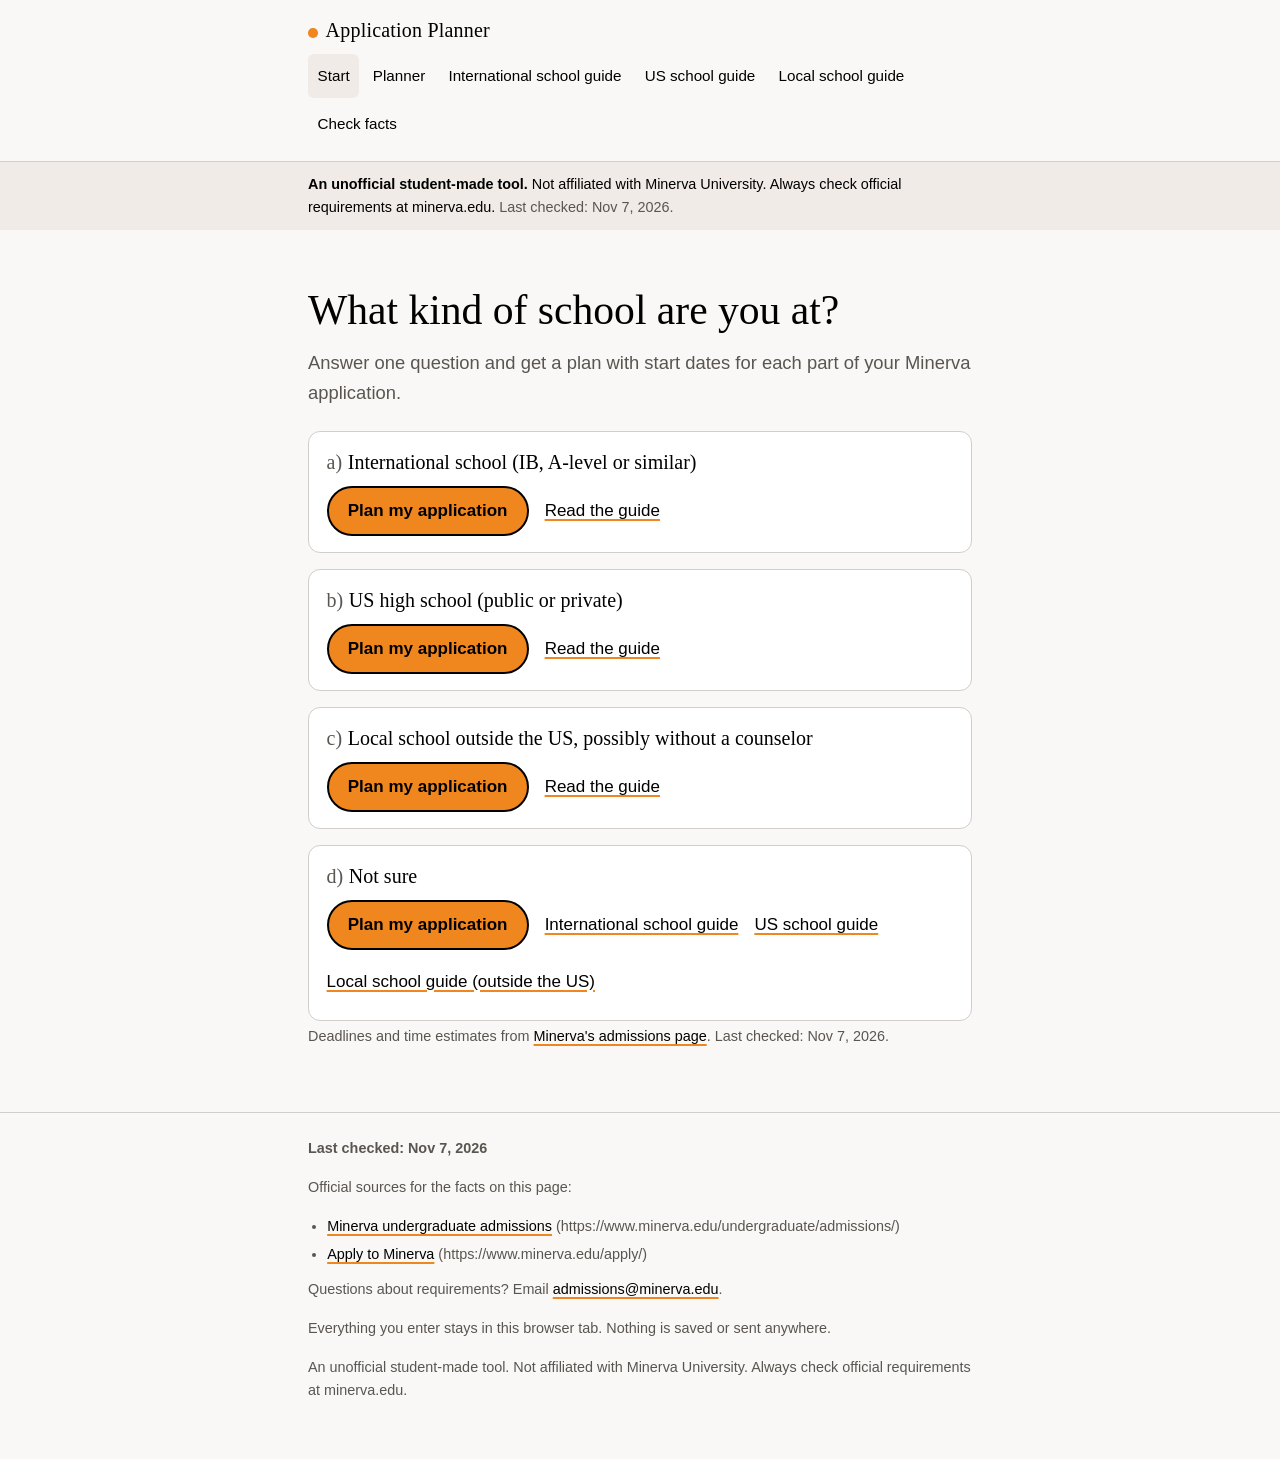
<file: index.html>
<!DOCTYPE html>
<html lang="en">
<head>
  <meta charset="UTF-8">
  <meta name="viewport" content="width=device-width, initial-scale=1">
  <title>Start | Application Planner</title>
  <meta name="description" content="An unofficial student-made tool to plan a Minerva University application. Not affiliated with Minerva University.">
  <!-- BEGIN design-tokens. Generated from design-tokens.json by tools/design_tokens.mjs. Do not edit by hand. -->
  <meta name="theme-color" content="#FFFFFF" media="(prefers-color-scheme: light)">
  <meta name="theme-color" content="#141619" media="(prefers-color-scheme: dark)">
  <!-- END design-tokens -->
  <link rel="stylesheet" href="planner.css">
</head>
<body data-page="start">
  <header id="site-header">
    <div class="disclaimer"><div class="wrap"><strong>An unofficial student-made tool.</strong> Not affiliated with Minerva University. Always check official requirements at <a href="https://www.minerva.edu/">minerva.edu</a>. Last checked: Nov 7, 2026.</div></div>
  </header>
  <main>
    <div class="wrap">
      <div id="app"><h1>What kind of school are you at?</h1><p class="muted">Loading…</p></div>
    </div>
  </main>
  <footer id="site-footer">
    <div class="wrap"><p>Last checked: Nov 7, 2026. Official source: <a href="https://www.minerva.edu/undergraduate/admissions/">minerva.edu/undergraduate/admissions</a></p></div>
  </footer>
  <noscript><div class="wrap"><p>This planner needs JavaScript to read its data. Official requirements: <a href="https://www.minerva.edu/undergraduate/admissions/">minerva.edu/undergraduate/admissions</a></p></div></noscript>
  <script src="planner.js"></script>
</body>
</html>
</file>
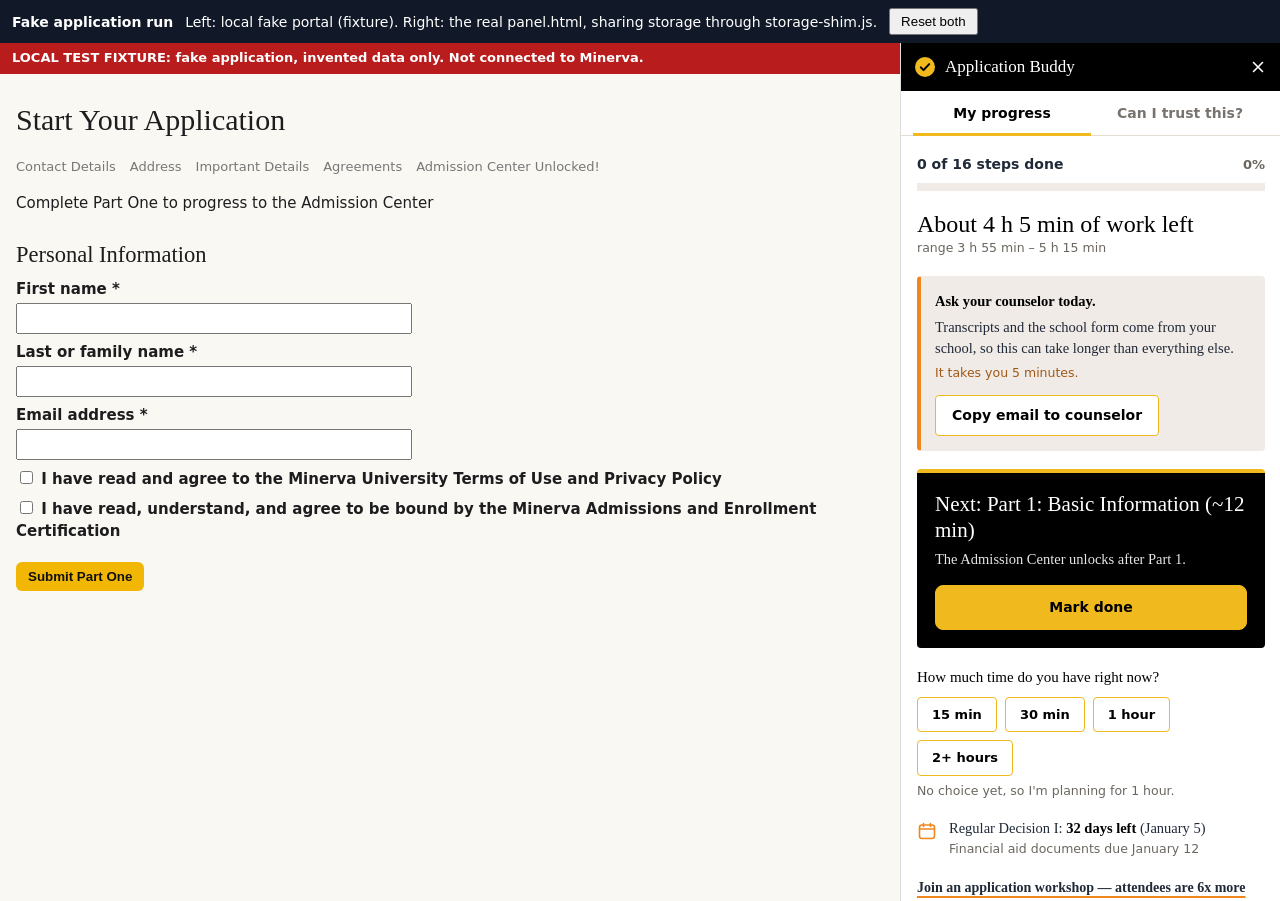
<file: application-buddy.html>
<!DOCTYPE html>
<html lang="en">
<head>
<meta charset="utf-8">
<meta name="viewport" content="width=device-width, initial-scale=1">
<title>Minerva Application Buddy (demo)</title>
<!-- This address is shared in older posts, so it stays and forwards to the current (v0.2) demo. -->
<meta http-equiv="refresh" content="0; url=application-buddy-extension/test/run-fake-application.html">
<link rel="canonical" href="application-buddy-extension/test/run-fake-application.html">
<style>
  body { margin: 0; font: 16px/1.5 ui-serif, Georgia, Cambria, "Times New Roman", serif; color: #1f2937; }
  header { background: #000; color: #fff; padding: 14px 20px; font-size: 20px; }
  main { max-width: 560px; padding: 24px 20px; }
  a { color: #1f2937; font-weight: 700; text-decoration: underline 2px #f0871e; text-underline-offset: 4px; }
</style>
</head>
<body>
<header>Minerva Application Buddy</header>
<main>
  <p>The demo has moved to v0.2, which follows the real application steps.</p>
  <p><a href="application-buddy-extension/test/run-fake-application.html">Open the Application Buddy demo</a></p>
</main>
<script>location.replace("application-buddy-extension/test/run-fake-application.html" + location.hash);</script>
</body>
</html>
</file>
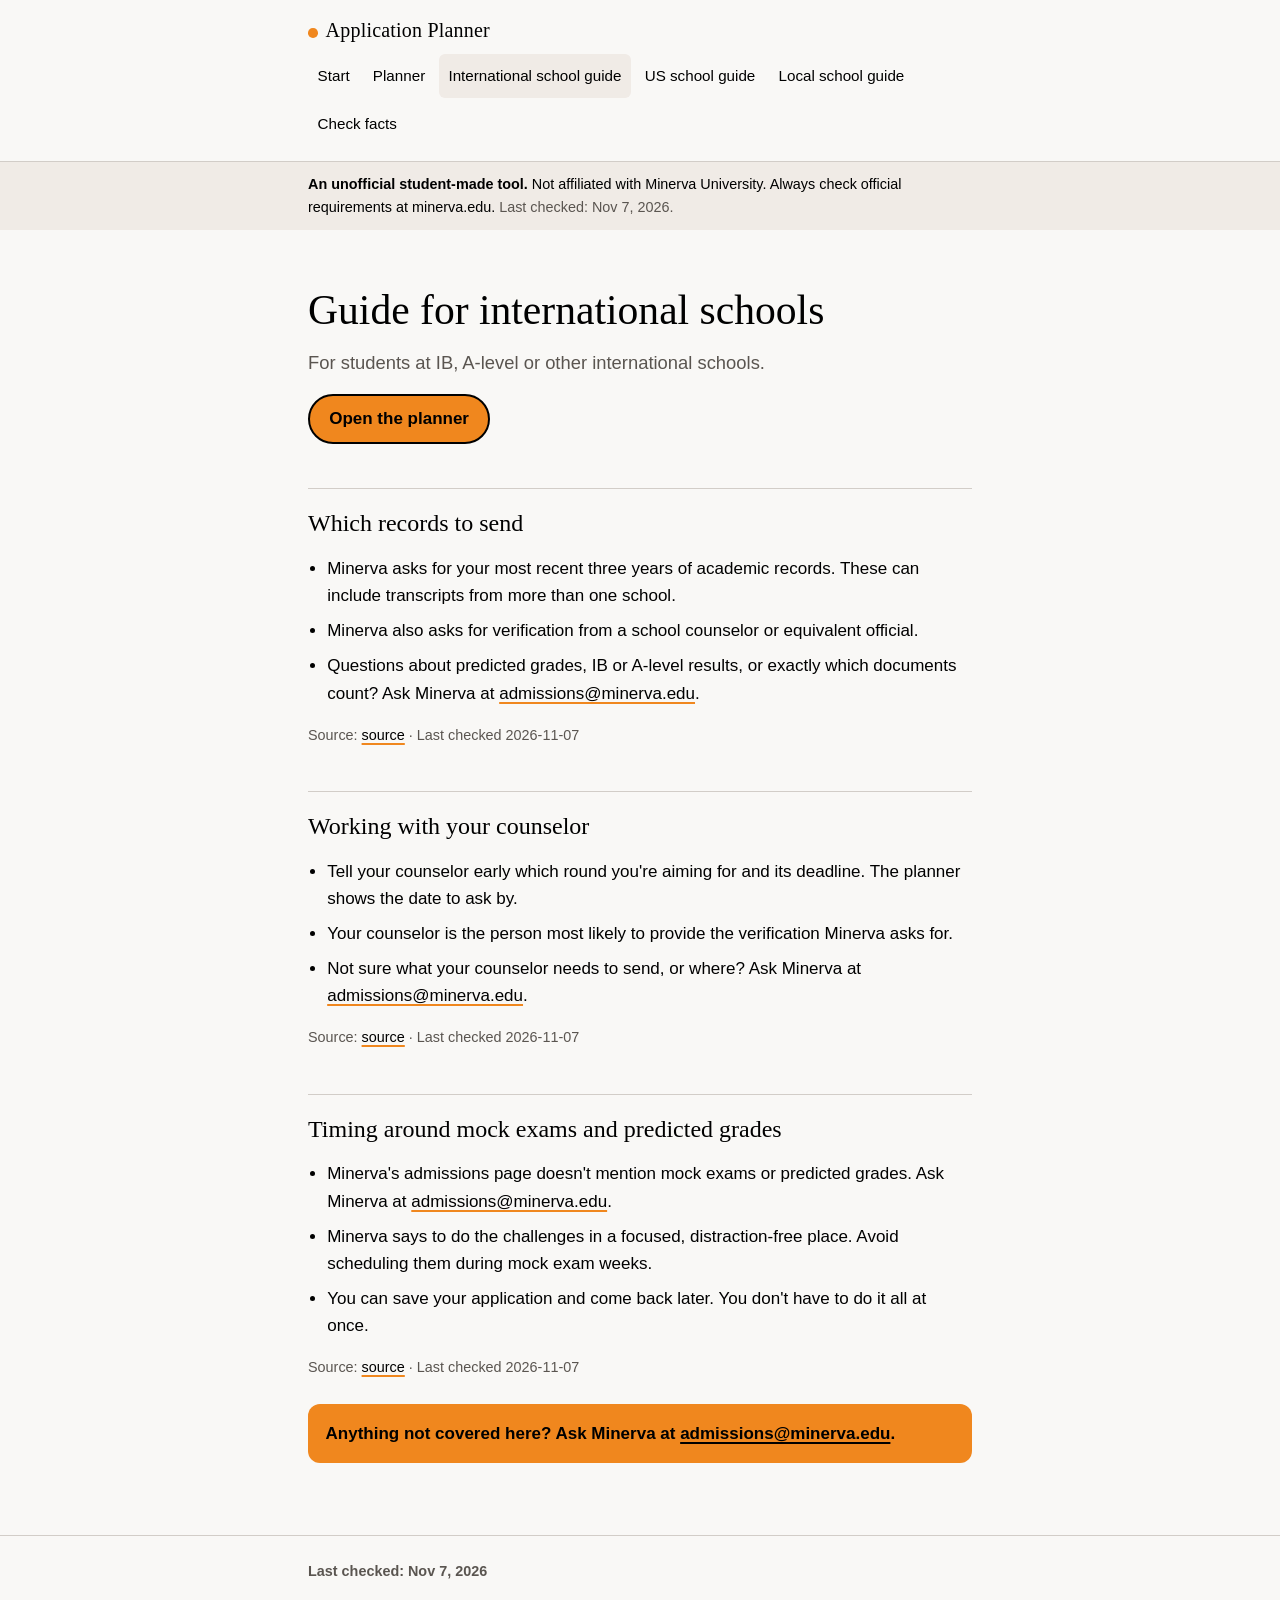
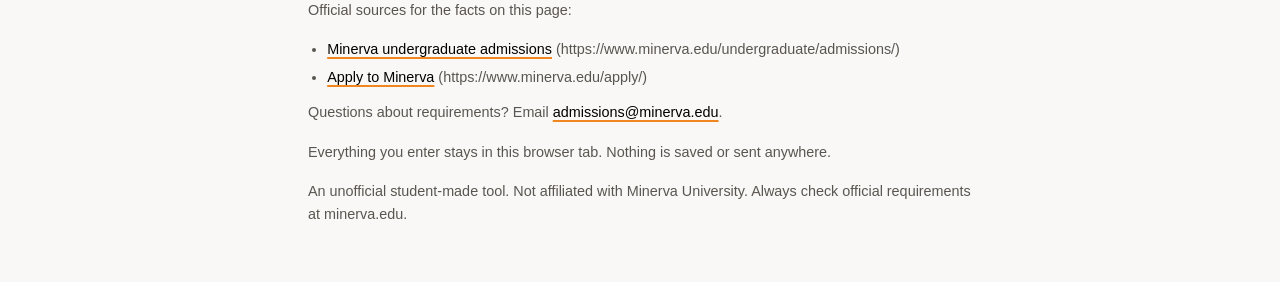
<file: guide-international-school.html>
<!DOCTYPE html>
<html lang="en">
<head>
  <meta charset="UTF-8">
  <meta name="viewport" content="width=device-width, initial-scale=1">
  <title>Guide for international schools | Application Planner</title>
  <meta name="description" content="An unofficial student-made tool to plan a Minerva University application. Not affiliated with Minerva University.">
  <meta name="theme-color" content="#f9f8f6">
  <link rel="stylesheet" href="planner.css">
</head>
<body data-page="intl">
  <header id="site-header">
    <div class="disclaimer"><div class="wrap"><strong>An unofficial student-made tool.</strong> Not affiliated with Minerva University. Always check official requirements at <a href="https://www.minerva.edu/">minerva.edu</a>. Last checked: Nov 7, 2026.</div></div>
  </header>
  <main>
    <div class="wrap">
      <div id="app"><h1>Guide for international schools</h1><p class="muted">Loading…</p></div>
    </div>
  </main>
  <footer id="site-footer">
    <div class="wrap"><p>Last checked: Nov 7, 2026. Official source: <a href="https://www.minerva.edu/undergraduate/admissions/">minerva.edu/undergraduate/admissions</a></p></div>
  </footer>
  <noscript><div class="wrap"><p>This planner needs JavaScript to read its data. Official requirements: <a href="https://www.minerva.edu/undergraduate/admissions/">minerva.edu/undergraduate/admissions</a></p></div></noscript>
  <script src="planner.js"></script>
</body>
</html>
</file>
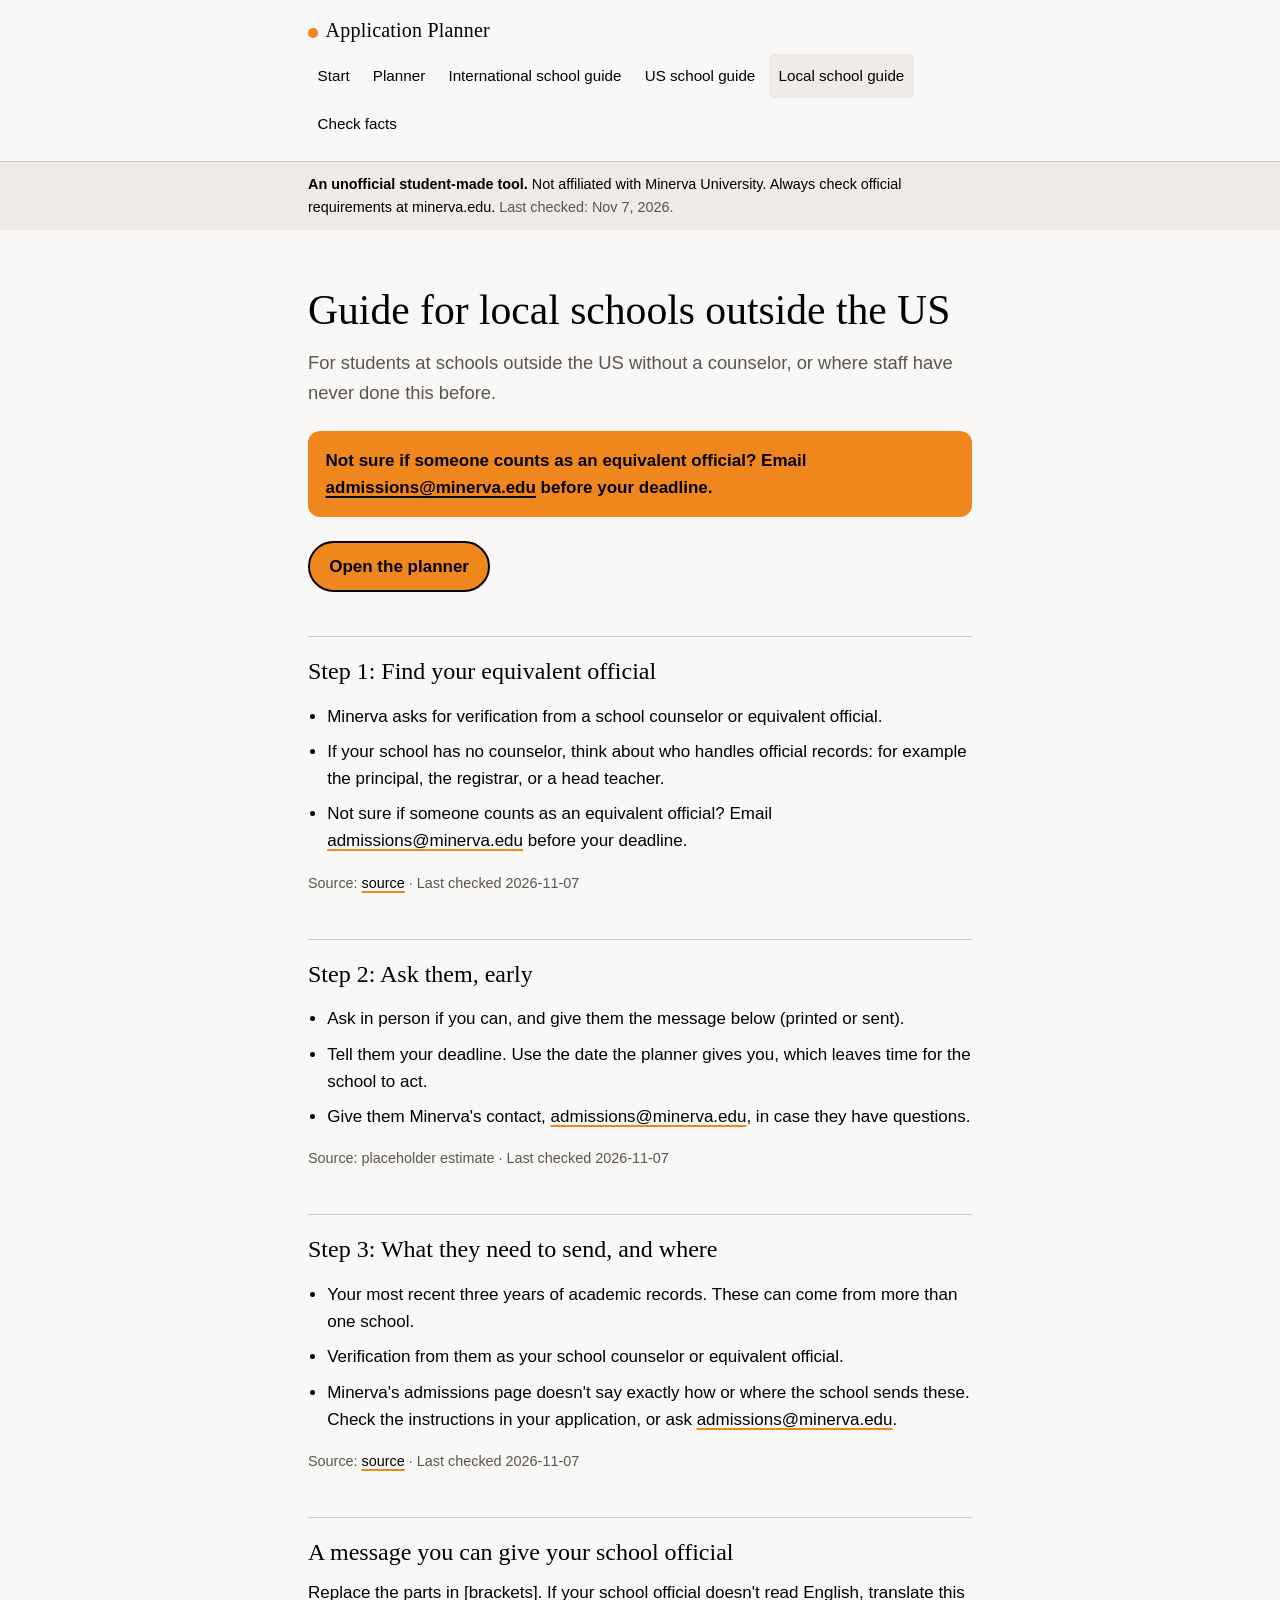
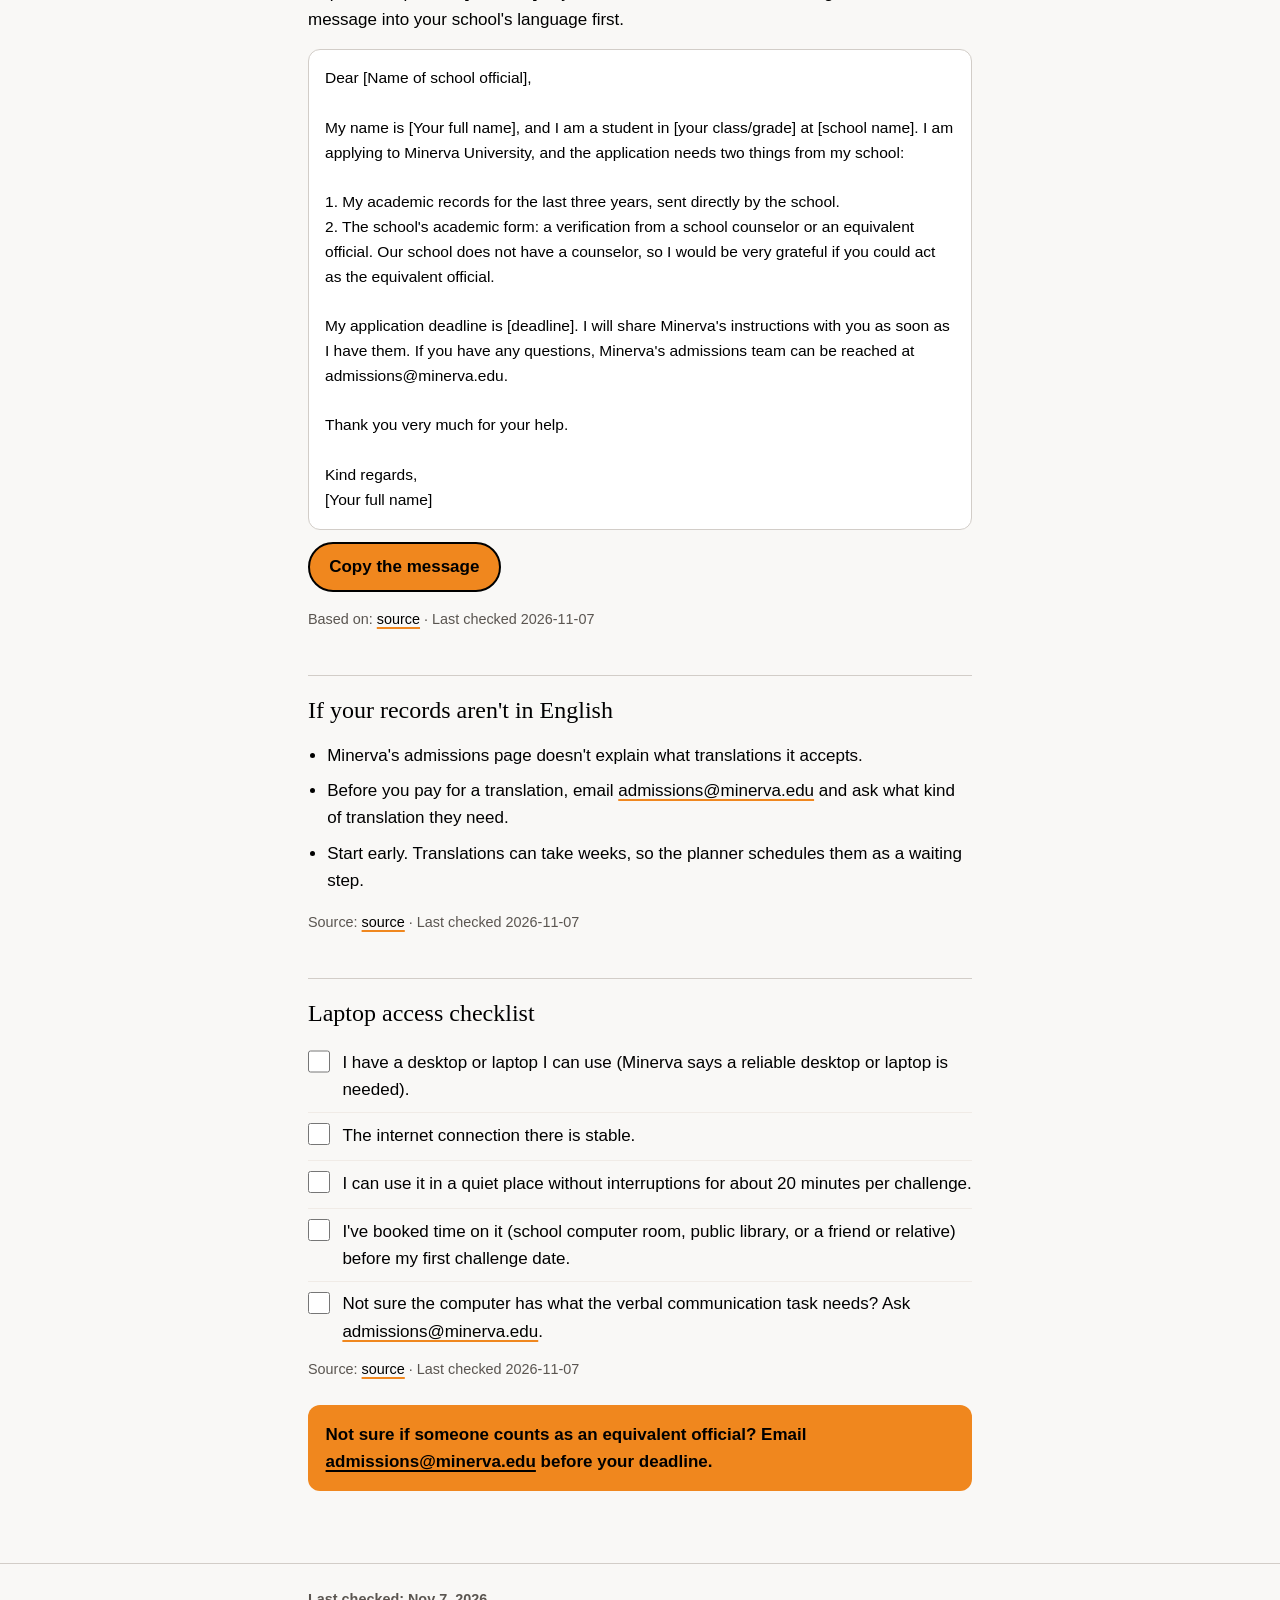
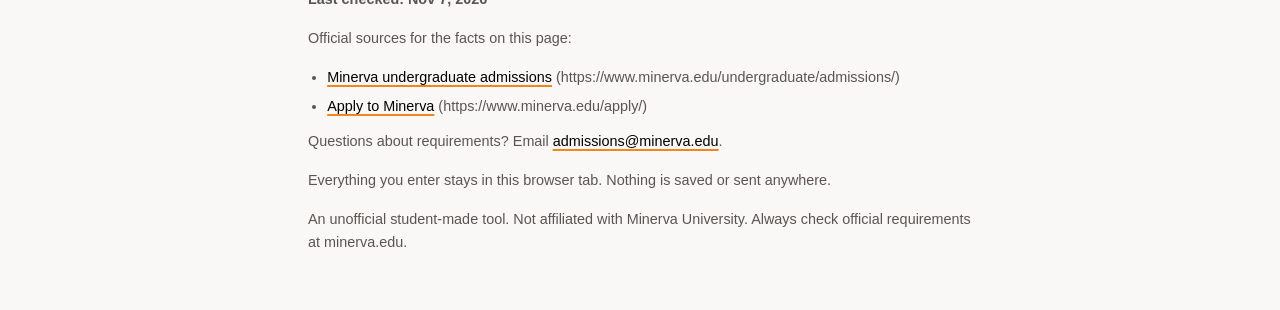
<file: guide-local-school.html>
<!DOCTYPE html>
<html lang="en">
<head>
  <meta charset="UTF-8">
  <meta name="viewport" content="width=device-width, initial-scale=1">
  <title>Guide for local schools outside the US | Application Planner</title>
  <meta name="description" content="An unofficial student-made tool to plan a Minerva University application. Not affiliated with Minerva University.">
  <meta name="theme-color" content="#f9f8f6">
  <link rel="stylesheet" href="planner.css">
</head>
<body data-page="local">
  <header id="site-header">
    <div class="disclaimer"><div class="wrap"><strong>An unofficial student-made tool.</strong> Not affiliated with Minerva University. Always check official requirements at <a href="https://www.minerva.edu/">minerva.edu</a>. Last checked: Nov 7, 2026.</div></div>
  </header>
  <main>
    <div class="wrap">
      <div id="app"><h1>Guide for local schools outside the US</h1><p class="muted">Loading…</p></div>
    </div>
  </main>
  <footer id="site-footer">
    <div class="wrap"><p>Last checked: Nov 7, 2026. Official source: <a href="https://www.minerva.edu/undergraduate/admissions/">minerva.edu/undergraduate/admissions</a></p></div>
  </footer>
  <noscript><div class="wrap"><p>This planner needs JavaScript to read its data. Official requirements: <a href="https://www.minerva.edu/undergraduate/admissions/">minerva.edu/undergraduate/admissions</a></p></div></noscript>
  <script src="planner.js"></script>
</body>
</html>
</file>
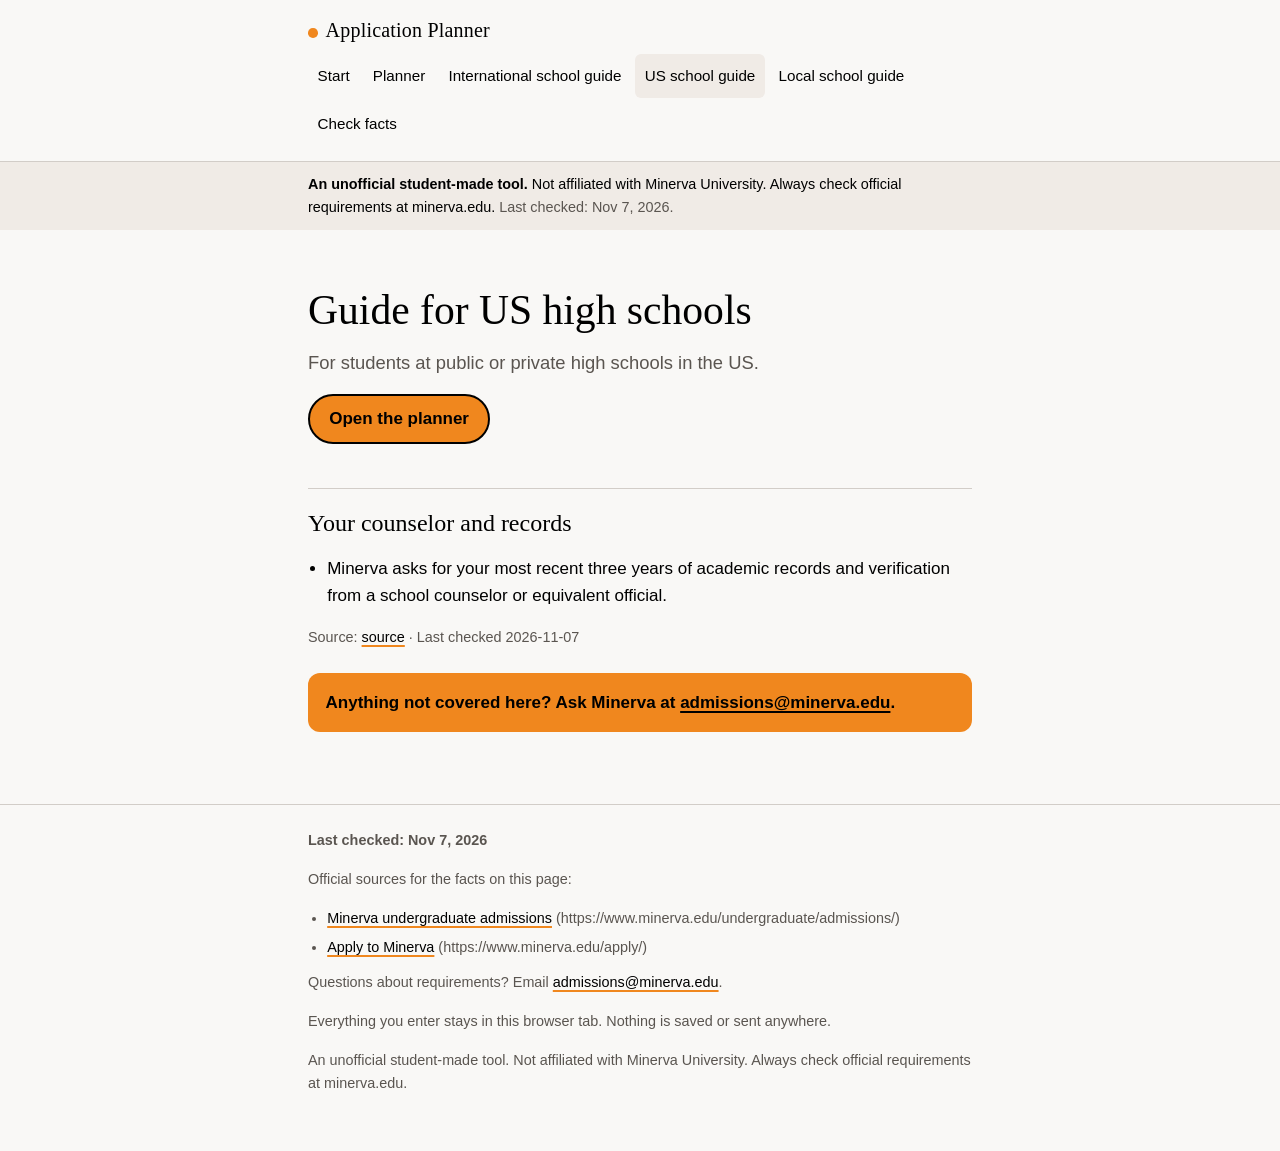
<file: guide-us-school.html>
<!DOCTYPE html>
<html lang="en">
<head>
  <meta charset="UTF-8">
  <meta name="viewport" content="width=device-width, initial-scale=1">
  <title>Guide for US high schools | Application Planner</title>
  <meta name="description" content="An unofficial student-made tool to plan a Minerva University application. Not affiliated with Minerva University.">
  <meta name="theme-color" content="#f9f8f6">
  <link rel="stylesheet" href="planner.css">
</head>
<body data-page="us">
  <header id="site-header">
    <div class="disclaimer"><div class="wrap"><strong>An unofficial student-made tool.</strong> Not affiliated with Minerva University. Always check official requirements at <a href="https://www.minerva.edu/">minerva.edu</a>. Last checked: Nov 7, 2026.</div></div>
  </header>
  <main>
    <div class="wrap">
      <div id="app"><h1>Guide for US high schools</h1><p class="muted">Loading…</p></div>
    </div>
  </main>
  <footer id="site-footer">
    <div class="wrap"><p>Last checked: Nov 7, 2026. Official source: <a href="https://www.minerva.edu/undergraduate/admissions/">minerva.edu/undergraduate/admissions</a></p></div>
  </footer>
  <noscript><div class="wrap"><p>This planner needs JavaScript to read its data. Official requirements: <a href="https://www.minerva.edu/undergraduate/admissions/">minerva.edu/undergraduate/admissions</a></p></div></noscript>
  <script src="planner.js"></script>
</body>
</html>
</file>
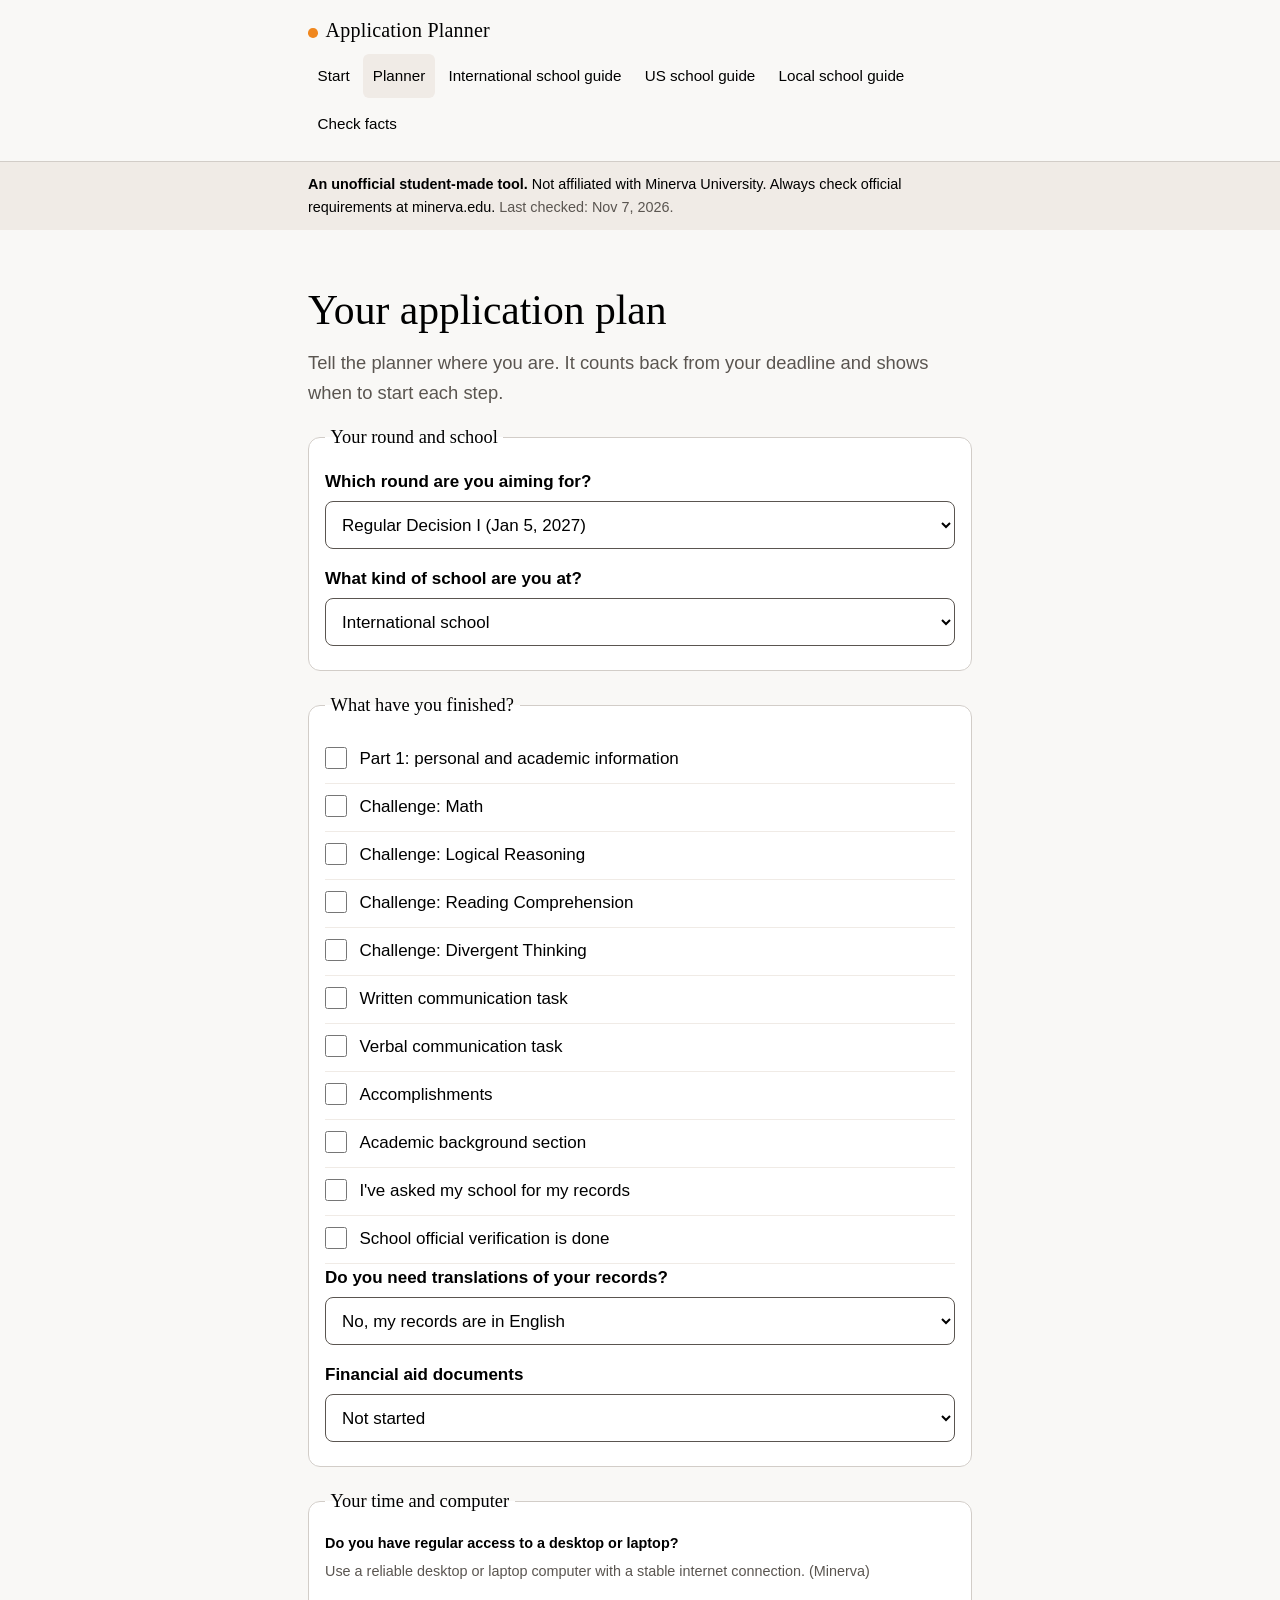
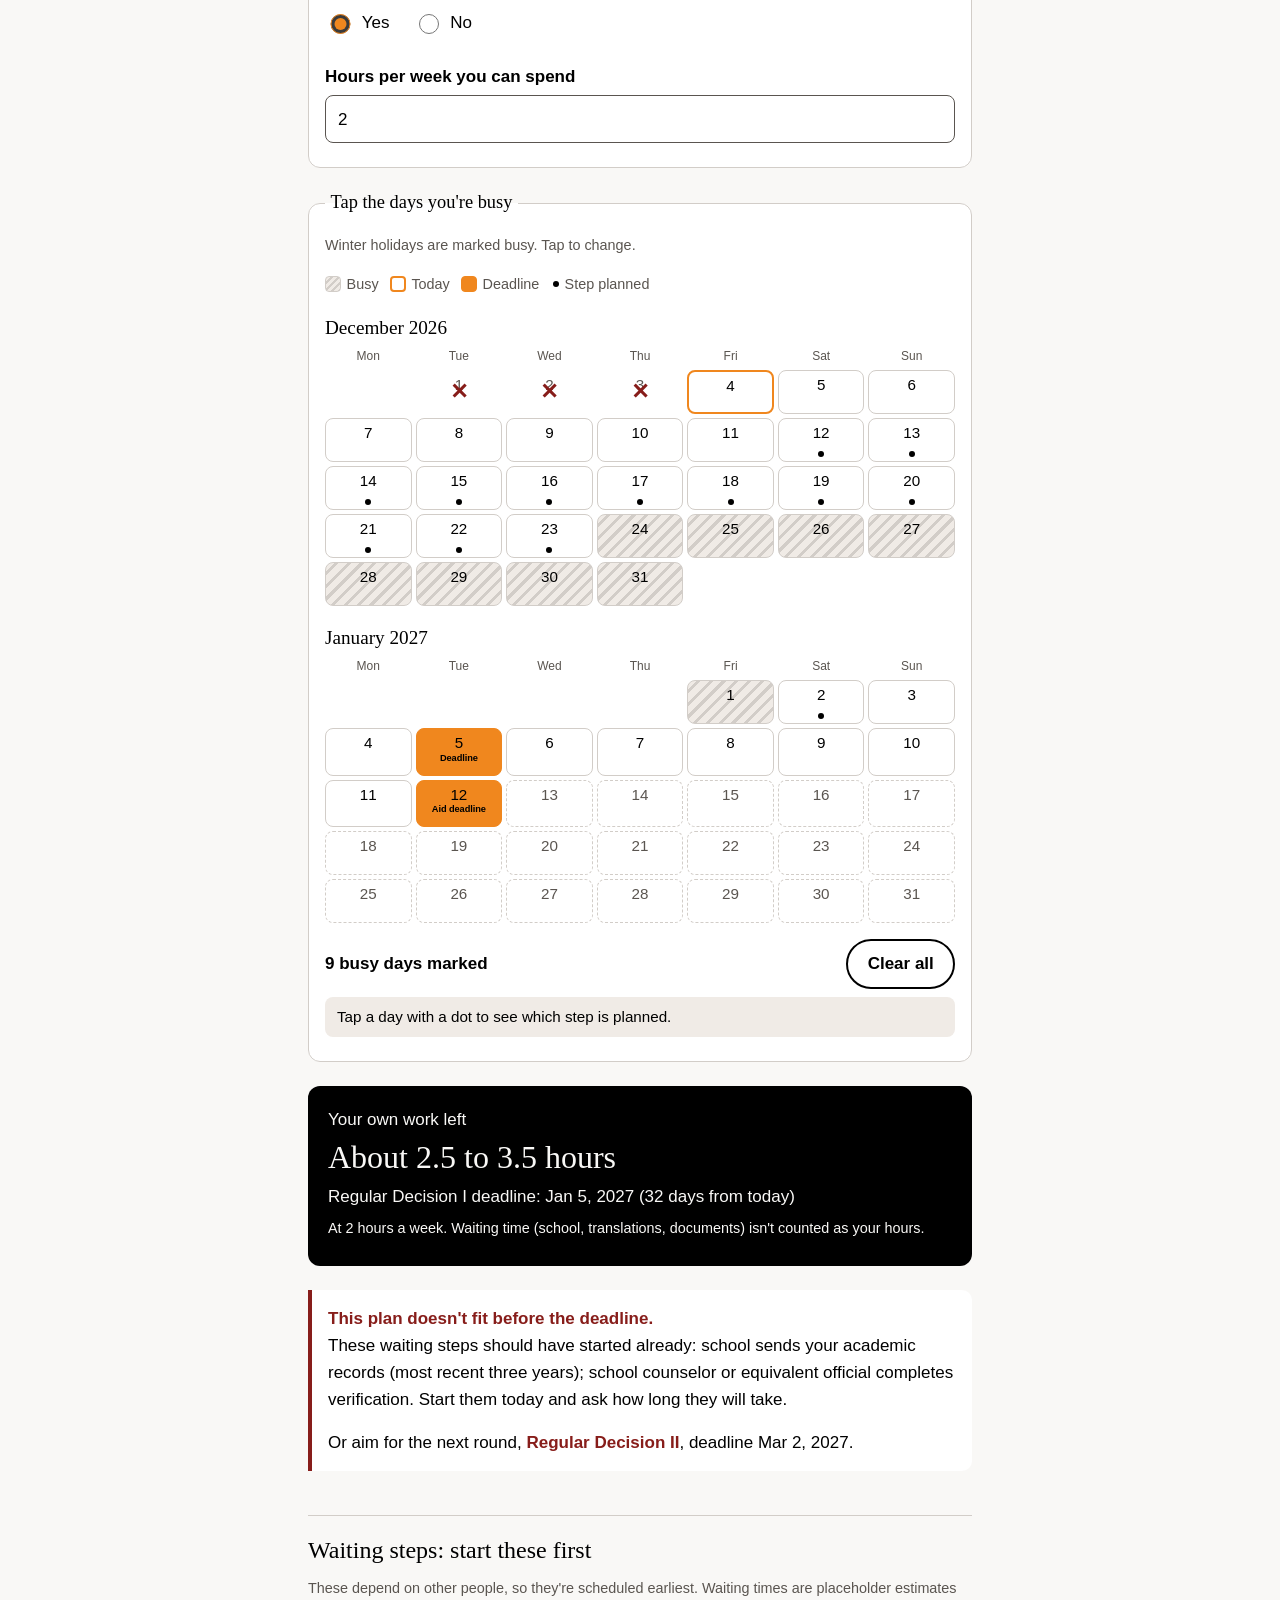
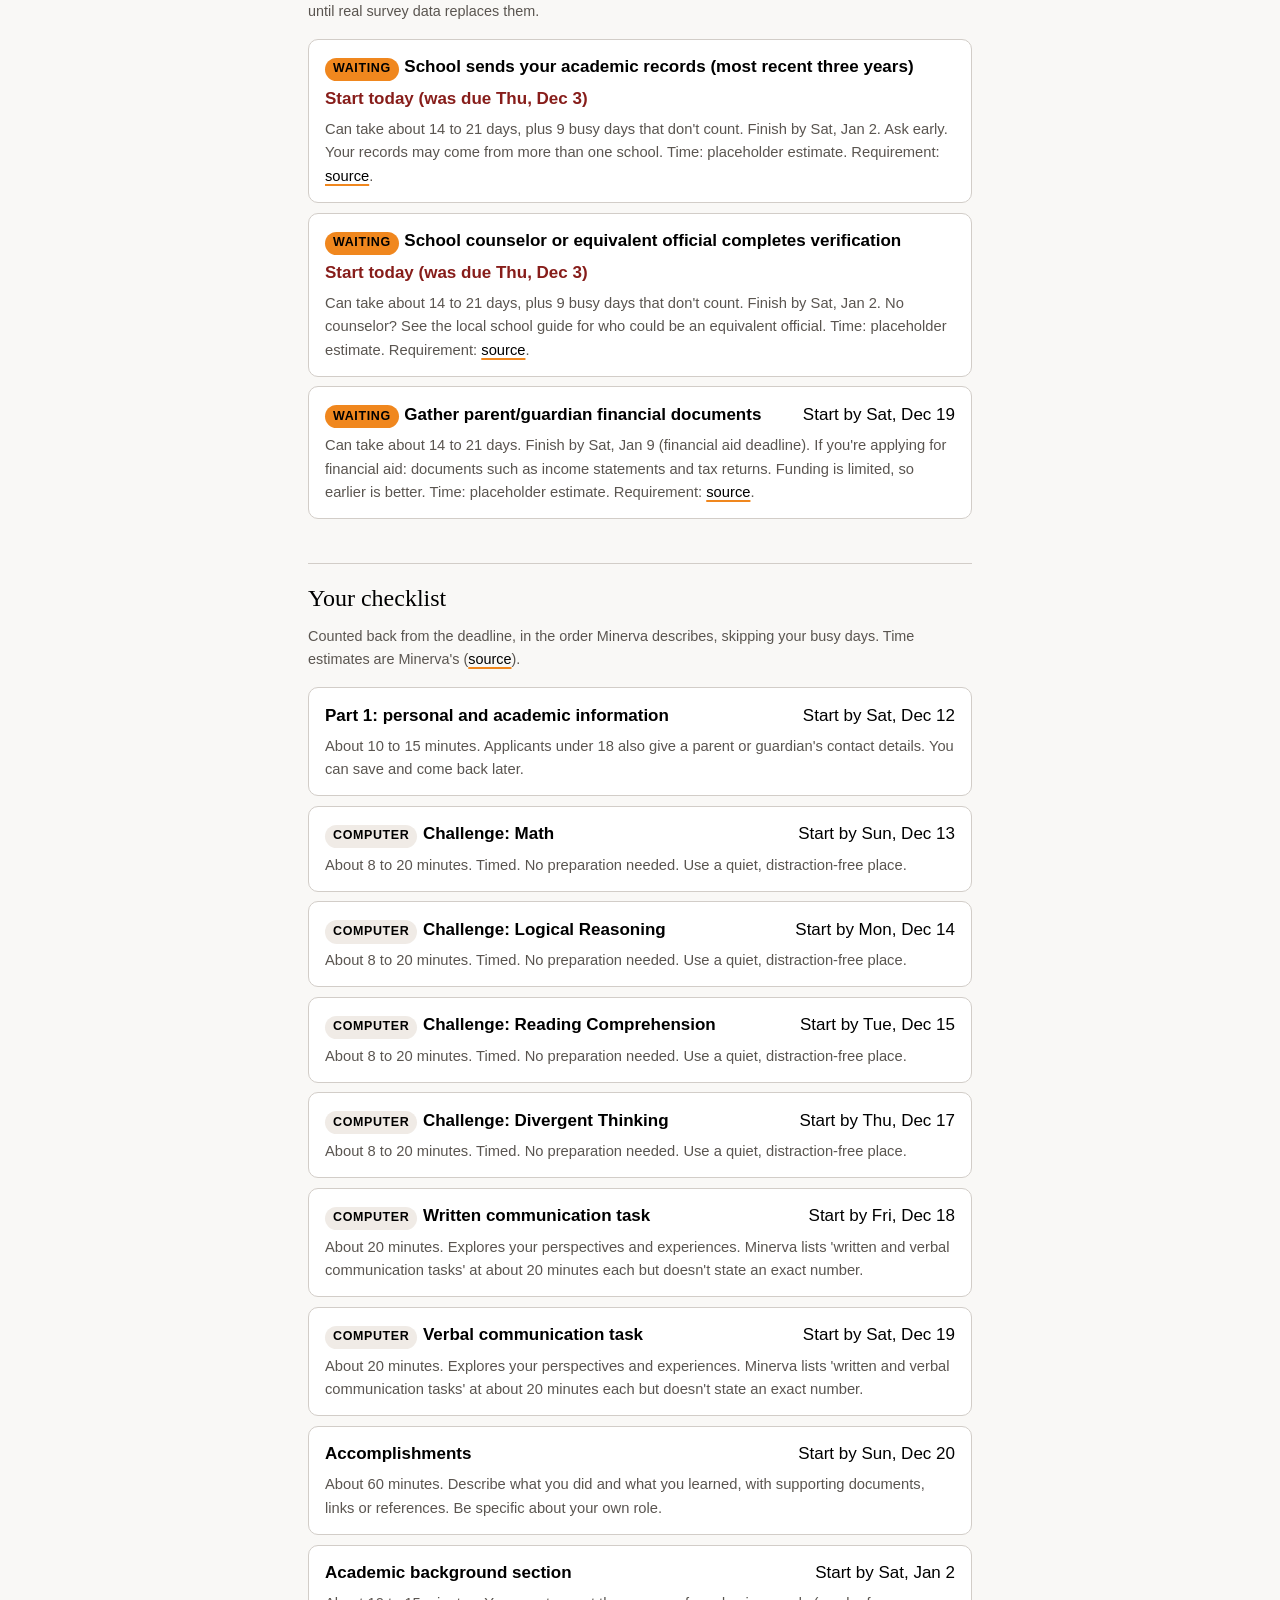
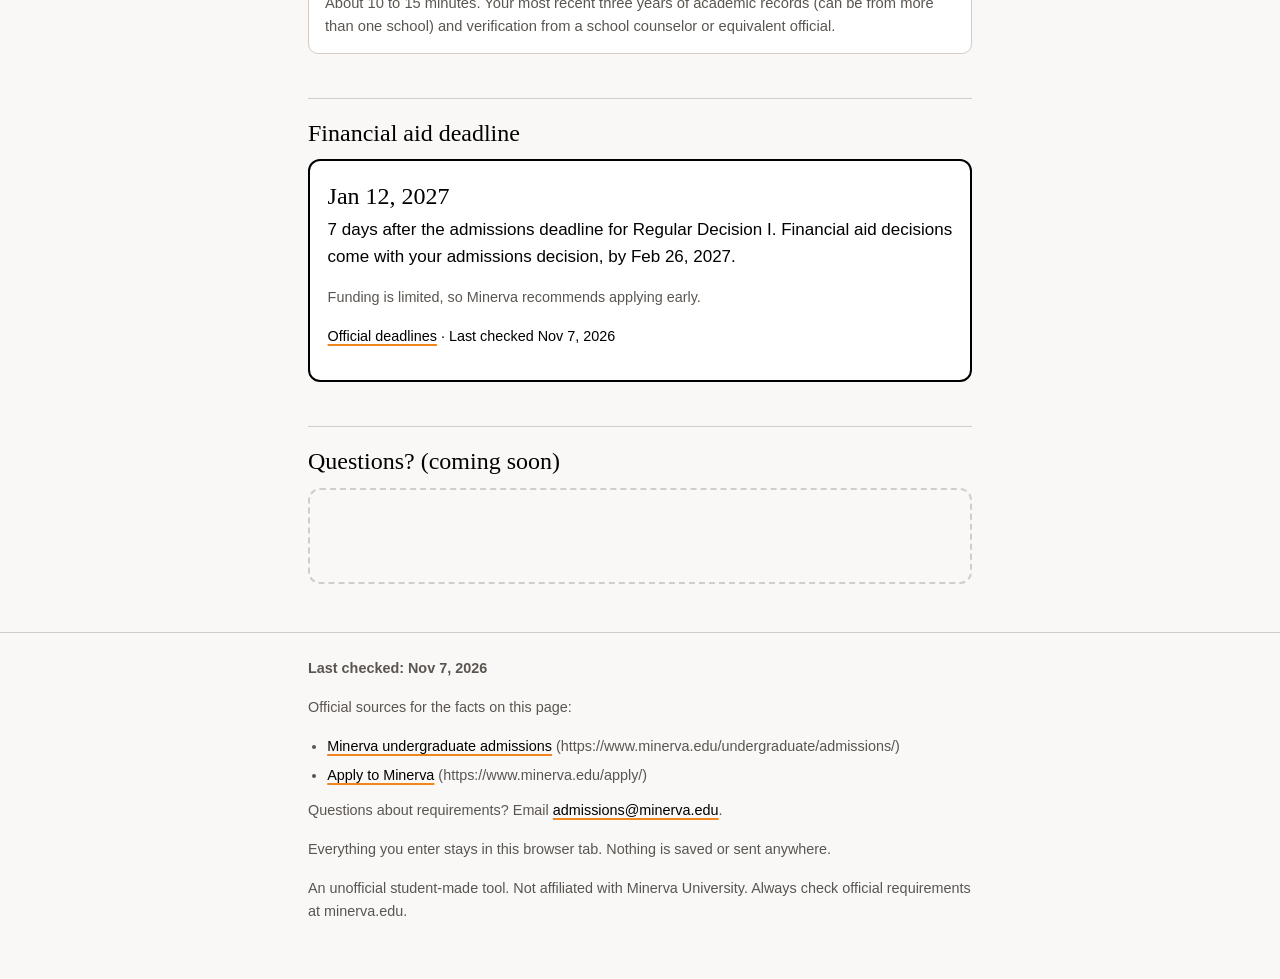
<file: planner.html>
<!DOCTYPE html>
<html lang="en">
<head>
  <meta charset="UTF-8">
  <meta name="viewport" content="width=device-width, initial-scale=1">
  <title>Planner | Application Planner</title>
  <meta name="description" content="An unofficial student-made tool to plan a Minerva University application. Not affiliated with Minerva University.">
  <meta name="theme-color" content="#f9f8f6">
  <link rel="stylesheet" href="planner.css">
</head>
<body data-page="planner">
  <header id="site-header">
    <div class="disclaimer"><div class="wrap"><strong>An unofficial student-made tool.</strong> Not affiliated with Minerva University. Always check official requirements at <a href="https://www.minerva.edu/">minerva.edu</a>. Last checked: Nov 7, 2026.</div></div>
  </header>
  <main>
    <div class="wrap">
      <div id="app">
        <h1>Your application plan</h1>
        <p class="lede">Tell the planner where you are. It counts back from your deadline and shows when to start each step.</p>
        <form id="plan-form" autocomplete="off"><p class="muted">Loading…</p></form>
        <div id="plan-output"></div>
      </div>
      <section id="questions" aria-labelledby="questions-title">
        <h2 id="questions-title">Questions? (coming soon)</h2>
        <div class="coming-soon"></div>
      </section>
    </div>
  </main>
  <footer id="site-footer">
    <div class="wrap"><p>Last checked: Nov 7, 2026. Official source: <a href="https://www.minerva.edu/undergraduate/admissions/">minerva.edu/undergraduate/admissions</a></p></div>
  </footer>
  <noscript><div class="wrap"><p>This planner needs JavaScript to read its data. Official requirements: <a href="https://www.minerva.edu/undergraduate/admissions/">minerva.edu/undergraduate/admissions</a></p></div></noscript>
  <script src="planner.js"></script>
</body>
</html>
</file>
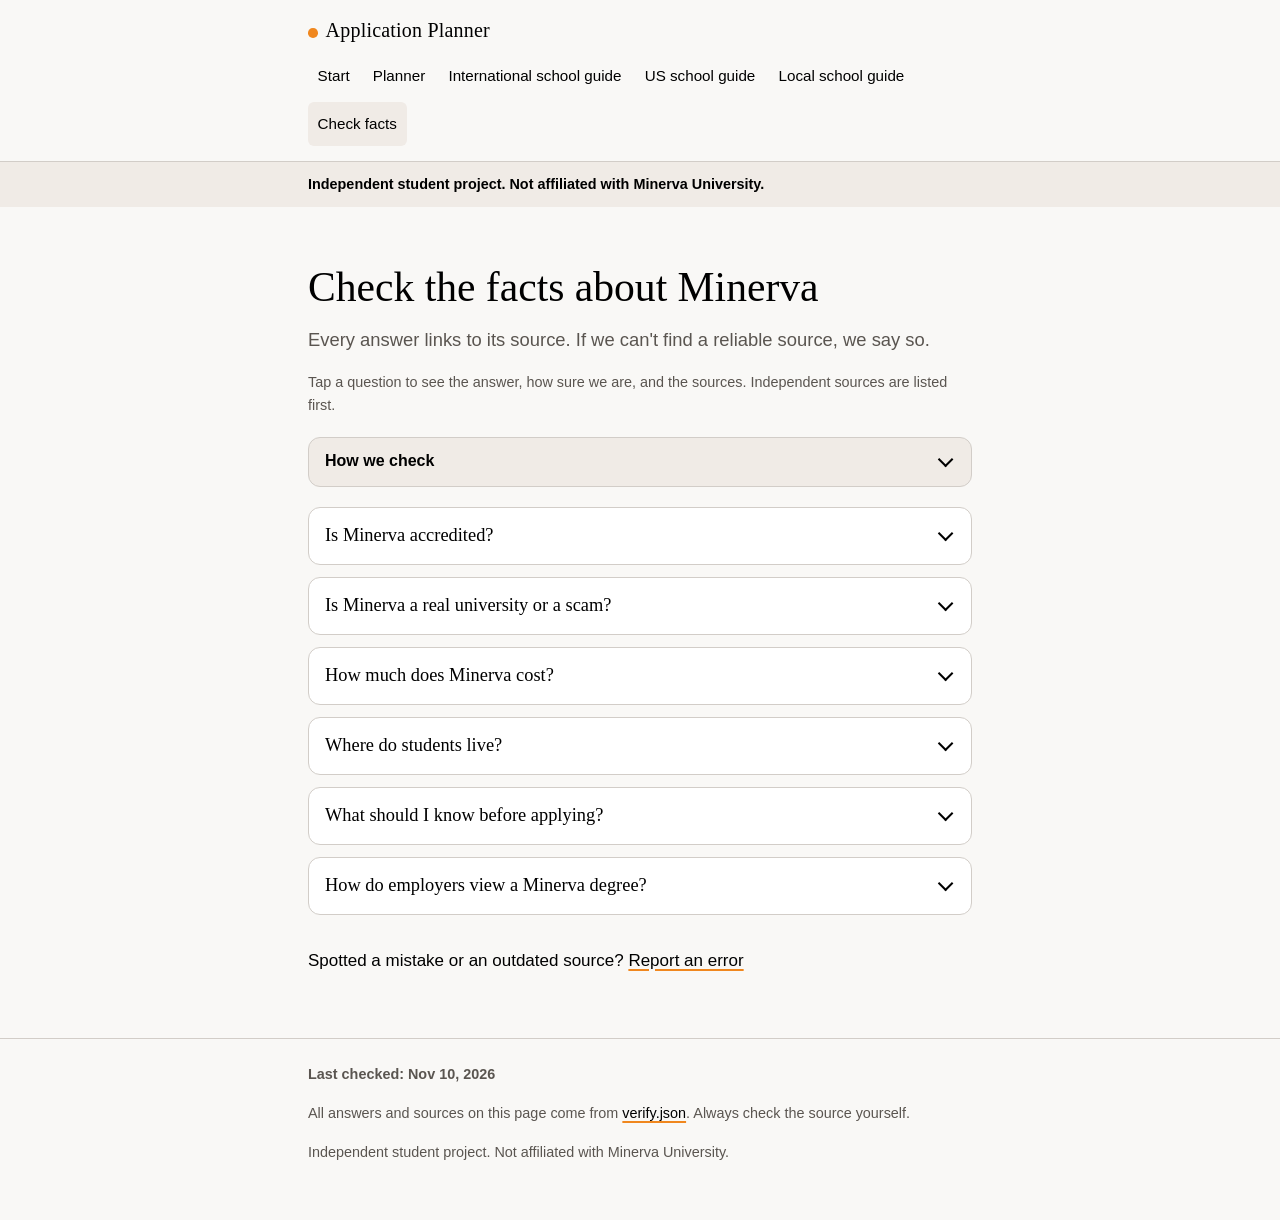
<file: verify.html>
<!DOCTYPE html>
<html lang="en">
<head>
  <meta charset="UTF-8">
  <meta name="viewport" content="width=device-width, initial-scale=1">
  <title>Check the facts | Application Planner</title>
  <meta name="description" content="Common questions about Minerva University, each answered with a link to the source. Independent student project. Not affiliated with Minerva University.">
  <meta name="theme-color" content="#f9f8f6">
  <link rel="stylesheet" href="planner.css">
  <style>
    /* Check the facts: page-only styles. Shared look comes from planner.css. */
    .facts { list-style: none; padding: 0; margin: 1.75rem 0 0; }
    .fact { background: #fff; border: 1px solid var(--line); border-radius: 12px; margin-bottom: .75rem; }
    .fact h2 { margin: 0; padding: 0; border: 0; font-size: 1.15rem; }
    .fact-toggle {
      display: flex; align-items: center; justify-content: space-between; gap: 1rem;
      width: 100%; min-height: 56px; padding: .9rem 1rem; margin: 0;
      background: transparent; border: 0; border-radius: 12px; cursor: pointer;
      font: inherit; font-family: var(--serif); font-size: 1.15rem; line-height: 1.3; color: var(--text); text-align: left;
    }
    .fact-toggle:hover { background: var(--surface); }
    .fact-toggle .chev { flex: none; width: .7rem; height: .7rem; border-right: 2px solid var(--text); border-bottom: 2px solid var(--text); transform: rotate(45deg); margin: -.3rem .25rem 0 0; transition: transform .15s; }
    .fact-toggle[aria-expanded="true"] .chev { transform: rotate(-135deg); margin-top: .3rem; }
    .fact-toggle[aria-expanded="true"] { border-bottom-left-radius: 0; border-bottom-right-radius: 0; }
    .fact-body { padding: .25rem 1rem 1rem; border-top: 1px solid var(--surface); }
    .fact-body[hidden] { display: none; }
    .fact-body .answer { margin: .75rem 0 .75rem; }
    .badge { display: inline-block; font-size: .85rem; font-weight: 700; padding: .2rem .7rem; border-radius: 999px; border: 1px solid transparent; margin: .75rem 0 0; }
    .badge.verified { background: #e1eed3; color: #234010; border-color: #9fbf80; }
    .badge.partly { background: #fcecb3; color: #4a3600; border-color: #d9b440; }
    .badge.none { background: #e6e3df; color: #36322e; border-color: #b9b3ad; }
    .fact-note { border-left: 4px solid var(--accent); background: var(--surface); padding: .6rem .8rem; border-radius: 0 8px 8px 0; font-weight: 600; margin: .75rem 0 0; }
    .disagree { border: 1px solid #d9b440; border-left-width: 4px; background: #fdf6dc; color: #3d2d00; padding: .6rem .8rem; border-radius: 0 8px 8px 0; margin: 0 0 .75rem; }
    .disagree strong { display: block; font-size: .8rem; text-transform: uppercase; letter-spacing: .05em; }
    .how { margin: 1.25rem 0 0; background: var(--surface); }
    .how .fact-toggle { font-family: var(--sans); font-size: 1rem; font-weight: 600; min-height: 48px; padding: .6rem 1rem; }
    .how .fact-toggle:hover { background: var(--line); }
    .how .fact-body { border-top-color: var(--line); }
    .how ul { margin: .75rem 0 0; padding-left: 1.2rem; }
    .how li { margin-bottom: .4rem; }
    .how li:last-child { margin-bottom: 0; }
    .how + .facts { margin-top: 1.25rem; }
    .evidence { font-size: .95rem; color: var(--muted); margin: 0 0 .5rem; }
    .fact h3 { font-family: var(--sans); font-size: .8rem; font-weight: 700; text-transform: uppercase; letter-spacing: .06em; color: var(--muted); margin: 1rem 0 .4rem; }
    .sources { list-style: none; padding: 0; margin: 0; }
    .sources li { display: flex; flex-wrap: wrap; align-items: baseline; gap: .25rem .5rem; padding: .45rem 0; border-bottom: 1px solid var(--surface); }
    .sources li:last-child { border-bottom: 0; }
    .sources a { min-height: 44px; display: inline-flex; align-items: center; }
    .who { flex: none; font-size: .75rem; font-weight: 700; text-transform: uppercase; letter-spacing: .05em; padding: .1rem .5rem; border-radius: 999px; }
    .who.independent { background: var(--text); color: var(--bg); }
    .who.minerva { background: var(--surface); color: var(--text); border: 1px solid var(--line); }
    .checked { font-size: .9rem; color: var(--muted); margin: .75rem 0 0; }
    .report { margin-top: 2rem; }
    .vh { position: absolute; width: 1px; height: 1px; padding: 0; margin: -1px; overflow: hidden; clip: rect(0 0 0 0); white-space: nowrap; border: 0; }
  </style>
</head>
<body data-page="verify">
  <header id="site-header">
    <div class="topbar">
      <div class="wrap">
        <a class="brand" href="index.html">Application Planner</a>
        <nav class="topnav" aria-label="Pages">
          <a href="index.html">Start</a>
          <a href="planner.html">Planner</a>
          <a href="guide-international-school.html">International school guide</a>
          <a href="guide-us-school.html">US school guide</a>
          <a href="guide-local-school.html">Local school guide</a>
          <a href="verify.html" aria-current="page">Check facts</a>
        </nav>
      </div>
    </div>
    <div class="disclaimer" role="note">
      <div class="wrap"><strong>Independent student project. Not affiliated with Minerva University.</strong></div>
    </div>
  </header>
  <main>
    <div class="wrap">
      <h1>Check the facts about Minerva</h1>
      <p class="lede">Every answer links to its source. If we can't find a reliable source, we say so.</p>
      <p class="muted small">Tap a question to see the answer, how sure we are, and the sources. Independent sources are listed first.</p>
      <section class="fact how" aria-labelledby="how-btn">
        <h2><button type="button" class="fact-toggle" id="how-btn" aria-expanded="false" aria-controls="how-panel"><span>How we check</span><span class="chev" aria-hidden="true"></span></button></h2>
        <div class="fact-body" id="how-panel" role="region" aria-labelledby="how-btn" hidden>
          <ul>
            <li>We only use public sources: the accreditor, the U.S. government, and Minerva's own pages.</li>
            <li>Independent sources are listed first, and Minerva's own pages are labeled.</li>
            <li>When sources disagree or we can't find one, we say so.</li>
          </ul>
        </div>
      </section>
      <ul class="facts" id="facts"><li class="muted">Loading…</li></ul>
      <p class="report">Spotted a mistake or an outdated source? <a id="report-link" href="https://github.com/lilaibikesha/Sourced/issues/new?title=Error%20on%20Check%20the%20facts&amp;body=Which%20question%3F%0A%0AWhat%20is%20wrong%3F%0A%0ALink%20to%20a%20source%20that%20shows%20the%20correct%20information%3A%0A" target="_blank" rel="noopener">Report an error<span class="vh"> (opens GitHub in a new tab)</span></a></p>
    </div>
  </main>
  <footer id="site-footer">
    <div class="wrap">
      <p><strong id="footer-checked">Last checked: Nov 10, 2026</strong></p>
      <p class="small">All answers and sources on this page come from <a href="verify.json">verify.json</a>. Always check the source yourself.</p>
      <p class="small">Independent student project. Not affiliated with Minerva University.</p>
    </div>
  </footer>
  <noscript><div class="wrap"><p>This page needs JavaScript to show the answers. You can read all answers and sources directly in <a href="verify.json">verify.json</a>.</p></div></noscript>
  <script>
  (function () {
    "use strict";

    var STATUS = {
      "verified": { label: "Verified", cls: "verified" },
      "partly verified": { label: "Partly verified", cls: "partly" },
      "no reliable source yet": { label: "No reliable source yet", cls: "none" }
    };

    function el(tag, attrs, kids) {
      var n = document.createElement(tag);
      Object.keys(attrs || {}).forEach(function (k) {
        var v = attrs[k];
        if (v === null || v === undefined || v === false) return;
        if (k === "class") n.className = v;
        else if (k === "text") n.textContent = v;
        else n.setAttribute(k, v === true ? "" : v);
      });
      (kids || []).forEach(function (kid) {
        if (kid === null || kid === undefined || kid === false) return;
        n.append(kid instanceof Node ? kid : document.createTextNode(String(kid)));
      });
      return n;
    }

    function makeToggle(btn, panel) {
      btn.addEventListener("click", function () {
        var open = btn.getAttribute("aria-expanded") === "true";
        btn.setAttribute("aria-expanded", open ? "false" : "true");
        panel.hidden = open;
      });
    }

    function isUrl(s) { return /^https?:\/\//.test(s || ""); }

    // "2026-11-10" -> "Nov 10, 2026" without time zone shifts.
    function fmtDate(iso) {
      var p = String(iso || "").split("-").map(Number);
      if (p.length !== 3 || p.some(isNaN)) return iso || "unknown";
      return new Date(p[0], p[1] - 1, p[2]).toLocaleDateString("en-US", { month: "short", day: "numeric", year: "numeric" });
    }

    function renderItem(item, i) {
      var id = "fact-" + (i + 1);
      // Main rule: no answer without a source.
      var sources = (item.sources || []).filter(function (s) { return isUrl(s.url); });
      var statusKey = sources.length ? item.status : "no reliable source yet";
      var status = STATUS[statusKey] || STATUS["no reliable source yet"];

      // Independent sources first, then Minerva's own (order kept within each group).
      var ordered = sources.filter(function (s) { return s.who_published === "independent"; })
        .concat(sources.filter(function (s) { return s.who_published !== "independent"; }));

      var btn = el("button", { type: "button", class: "fact-toggle", id: id + "-btn", "aria-expanded": "false", "aria-controls": id + "-panel" },
        [el("span", { text: item.question }), el("span", { class: "chev", "aria-hidden": "true" })]);

      var panel = el("div", { class: "fact-body", id: id + "-panel", role: "region", "aria-labelledby": id + "-btn", hidden: true }, [
        el("p", {}, [el("span", { class: "badge " + status.cls }, [el("span", { class: "vh", text: "Status: " }), status.label])]),
        el("p", { class: "answer", text: item.answer }),
        item.disagreement ? el("p", { class: "disagree" }, [el("strong", { text: "Sources disagree" }), item.disagreement]) : null,
        item.evidence ? el("p", { class: "evidence" }, [el("strong", { text: "What the source shows: " }), item.evidence]) : null,
        el("h3", { text: ordered.length === 1 ? "Source" : "Sources" }),
        ordered.length
          ? el("ul", { class: "sources" }, ordered.map(function (s) {
              var indep = s.who_published === "independent";
              return el("li", {}, [
                el("span", { class: "who " + (indep ? "independent" : "minerva"), text: indep ? "Independent" : "From Minerva" }),
                el("a", { href: s.url, target: "_blank", rel: "noopener" }, [s.title || s.url, el("span", { class: "vh", text: " (opens in a new tab)" })])
              ]);
            }))
          : el("p", { class: "muted", text: "No source yet." }),
        item.note ? el("p", { class: "fact-note", text: item.note }) : null,
        el("p", { class: "checked", text: "Last checked: " + fmtDate(item.last_checked) })
      ]);

      makeToggle(btn, panel);

      return el("li", { class: "fact", id: id }, [el("h2", {}, [btn]), panel]);
    }

    function openFromHash() {
      var m = /^#(fact-\d+)$/.exec(location.hash);
      if (!m) return;
      var btn = document.getElementById(m[1] + "-btn");
      if (btn && btn.getAttribute("aria-expanded") !== "true") btn.click();
    }

    makeToggle(document.getElementById("how-btn"), document.getElementById("how-panel"));

    var list = document.getElementById("facts");
    fetch("verify.json", { cache: "no-cache" })
      .then(function (r) { if (!r.ok) throw new Error(r.status); return r.json(); })
      .then(function (data) {
        var items = data.items || [];
        list.replaceChildren.apply(list, items.map(renderItem));
        var dates = items.map(function (it) { return it.last_checked; }).filter(Boolean).sort();
        if (dates.length) document.getElementById("footer-checked").textContent = "Last checked: " + fmtDate(dates[dates.length - 1]);
        openFromHash();
      })
      .catch(function () {
        list.replaceChildren(el("li", {}, ["Couldn't load the answers. Please reload the page, or read them in ", el("a", { href: "verify.json", text: "verify.json" }), "."]));
      });
    window.addEventListener("hashchange", openFromHash);
  })();
  </script>
</body>
</html>
</file>
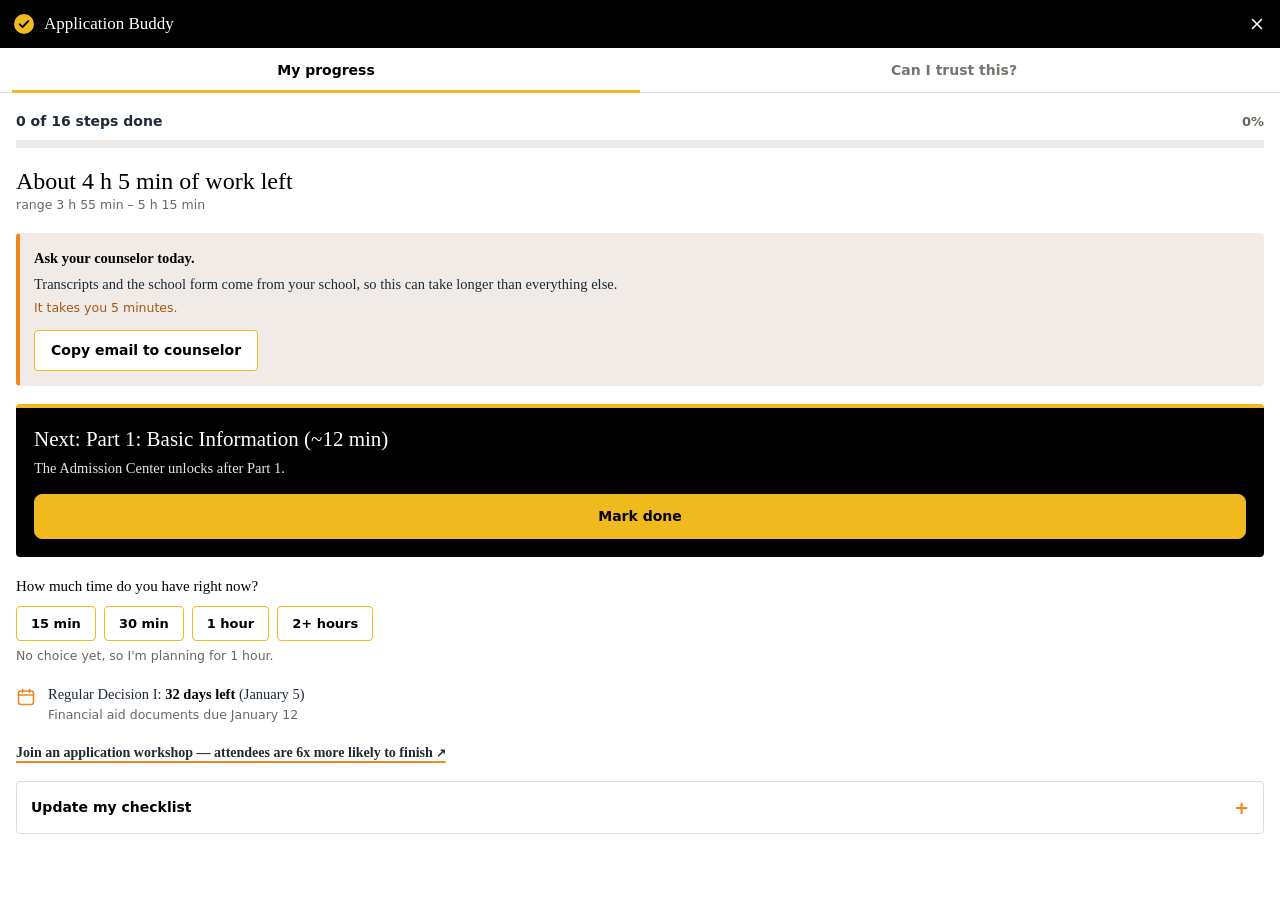
<file: application-buddy-extension/panel.html>
<!DOCTYPE html>
<html lang="en">
<head>
<meta charset="utf-8">
<meta name="viewport" content="width=device-width, initial-scale=1">
<title>Application Buddy</title>
<link rel="stylesheet" href="panel.css">
</head>
<body>
  <aside class="panel" id="buddyPanel" aria-label="Application Buddy">
    <!-- Thin top bar, like Chrome's side panel -->
    <div class="panel-bar">
      <svg class="logo" viewBox="0 0 20 20" aria-hidden="true"><circle cx="10" cy="10" r="10" fill="#f0b91e"/><path d="M5.8 10.4l2.7 2.7 5.7-6" fill="none" stroke="#000" stroke-width="2" stroke-linecap="round" stroke-linejoin="round"/></svg>
      <span>Application Buddy</span>
      <button class="x" id="closeBtn" type="button" aria-label="Close panel" title="Close">
        <svg width="14" height="14" viewBox="0 0 14 14" aria-hidden="true"><path d="M2.5 2.5l9 9M11.5 2.5l-9 9" stroke="currentColor" stroke-width="1.6" stroke-linecap="round"/></svg>
      </button>
    </div>

    <!-- Two tabs -->
    <div class="tabs" role="tablist" aria-label="Buddy sections">
      <button class="tab" type="button" role="tab" id="tabBtnProgress" aria-controls="tabProgress" aria-selected="true" tabindex="0">My progress</button>
      <button class="tab" type="button" role="tab" id="tabBtnTrust" aria-controls="tabTrust" aria-selected="false" tabindex="-1">Can I trust this?</button>
    </div>

    <div class="panel-body">

      <!-- ============ TAB 1: MY PROGRESS ============ -->
      <section class="tab-panel" id="tabProgress" role="tabpanel" aria-labelledby="tabBtnProgress">

        <!-- 1. Progress bar -->
        <div class="block">
          <div class="progress-head">
            <span id="progressText">0 of 16 steps done</span>
            <span class="muted" id="progressPct">0%</span>
          </div>
          <div class="bar" id="progressBar" role="progressbar" aria-label="Steps done" aria-valuemin="0" aria-valuemax="16" aria-valuenow="0">
            <div class="bar-fill" id="progressFill"></div>
          </div>
        </div>

        <!-- 2. Time left -->
        <div class="block">
          <p class="time-big" id="timeLeft">About 3 h of work left</p>
          <p class="time-range" id="timeRange"></p>
        </div>

        <!-- 3. Waiting on others -->
        <div class="card card-amber" id="counselorCard">
          <p class="card-title">Ask your counselor today.</p>
          <p>Transcripts and the school form come from your school, so this can take longer than everything else.</p>
          <p class="card-small">It takes you 5 minutes.</p>
          <button class="btn btn-amber" id="copyEmailBtn" type="button">Copy email to counselor</button>
        </div>
        <div class="card card-calm" id="counselorNote" hidden>
          <svg width="18" height="18" viewBox="0 0 20 20" aria-hidden="true"><circle cx="10" cy="10" r="10" fill="#b4d200"/><path d="M5.8 10.4l2.7 2.7 5.7-6" fill="none" stroke="#000" stroke-width="2" stroke-linecap="round" stroke-linejoin="round"/></svg>
          <span>Counselor asked — follow up if nothing arrives.</span>
        </div>

        <!-- 4. Next step (most important element) -->
        <div class="next" id="nextCard" tabindex="-1" aria-live="polite">
          <svg class="check-anim" id="celebrateArt" viewBox="0 0 52 52" aria-hidden="true" hidden><circle cx="26" cy="26" r="24"/><path d="M15 27l7.5 7.5L37.5 19"/></svg>
          <h2 class="next-title" id="nextTitle">Next: …</h2>
          <p class="next-why" id="nextWhy"></p>
          <p class="next-hint" id="nextHint" hidden></p>
          <button class="btn btn-light" id="nextBtn" type="button">Mark done</button>
        </div>

        <!-- 5. Time picker -->
        <div class="block">
          <p class="q" id="timeQ">How much time do you have right now?</p>
          <div class="chips" id="timeChips" role="group" aria-labelledby="timeQ"></div>
          <p class="assume" id="timeAssume">No choice yet, so I'm planning for 1 hour.</p>
        </div>

        <!-- 6. Deadline countdown -->
        <div class="block deadline">
          <svg width="20" height="20" viewBox="0 0 20 20" aria-hidden="true"><rect x="2.5" y="4" width="15" height="13.5" rx="2.5" fill="none" stroke="currentColor" stroke-width="1.6"/><path d="M2.5 8h15M6.5 2.5v3M13.5 2.5v3" stroke="currentColor" stroke-width="1.6" stroke-linecap="round"/></svg>
          <div>
            <p class="deadline-main" id="deadlineMain"></p>
            <p class="deadline-sub" id="deadlineSub"></p>
          </div>
        </div>

        <!-- 7. Workshop link -->
        <a class="small-link" href="https://www.minerva.edu/events/" target="_blank" rel="noopener">Join an application workshop — attendees are 6x more likely to finish</a>
        <!-- 8. Checklist (extension only: lets the applicant tick steps off) -->
        <details class="card checklist" id="checklist">
          <summary>Update my checklist</summary>
          <p class="check-note">Steps marked "detected on page" were ticked automatically from what the application page showed. Nothing leaves this browser.</p>
          <div class="checklist-items" id="checklistItems"></div>
          <button class="link-btn" id="resetBtn" type="button">Reset my progress</button>
        </details>
      </section>

      <!-- ============ TAB 2: CAN I TRUST THIS? ============ -->
      <section class="tab-panel" id="tabTrust" role="tabpanel" aria-labelledby="tabBtnTrust" hidden>

        <article class="card">
          <h3 class="card-q">Is Minerva accredited?</h3>
          <p>Yes. Minerva University is an independent, non-profit institution accredited by the WASC Senior College and University Commission (WSCUC).</p>
          <div class="card-actions">
            <a class="btn btn-secondary" href="https://www.wscuc.org/" target="_blank" rel="noopener">Verify on WSCUC's website</a>
            <a class="text-link" href="https://www.minerva.edu/accreditation" target="_blank" rel="noopener">Minerva's accreditation page</a>
          </div>
        </article>

        <article class="card">
          <h3 class="card-q">Is the application legit?</h3>
          <p>Yes. There are no standardized tests; you take timed online challenges instead, and you can save and return any time.</p>
          <div class="card-actions">
            <a class="text-link" href="https://www.minerva.edu/undergraduate/admissions/" target="_blank" rel="noopener">Minerva's admissions page</a>
          </div>
        </article>

        <article class="card">
          <h3 class="card-q">Key dates</h3>
          <!-- Filled from the DEADLINES array -->
          <table class="dates" id="datesTable"></table>
        </article>

        <article class="card">
          <h3 class="card-q">Talk to a real person</h3>
          <div class="card-actions">
            <a class="btn" href="mailto:admissions@minerva.edu">Email admissions</a>
            <button class="btn btn-secondary" type="button" disabled>Chat with a current student — coming soon</button>
          </div>
        </article>

        <p class="footnote">Answers link to sources so you can check them yourself.</p>
      </section>
    </div>
  </aside>

<!-- storage-shim.js only does something when the panel is opened as a plain web page (tests). -->
<script src="storage-shim.js"></script>
<script src="panel.js"></script>
</body>
</html>
</file>
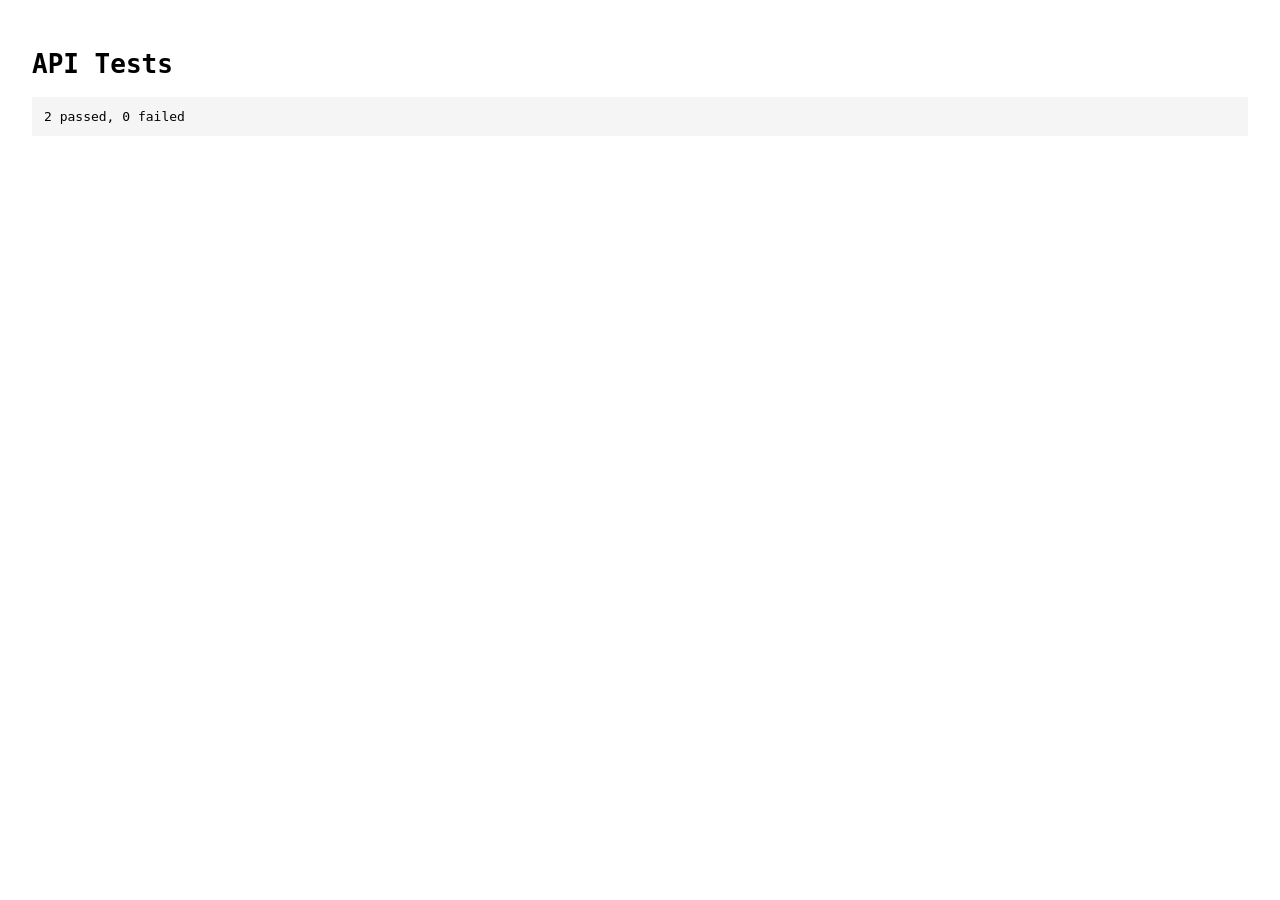
<file: js/api.test.html>
<!DOCTYPE html>
<!--
  Vanilla in-browser test runner — open this in a browser to run
  js/api.test.js without any tooling. Same pattern as iOS xctest
  and Android JUnit — minimum surface so adding tests is friction-
  free.

  Run:  python3 -m http.server 8080  →  open http://localhost:8080/js/api.test.html
-->
<html lang="en">
<head>
  <meta charset="UTF-8">
  <title>API Tests</title>
  <style>body { font-family: monospace; padding: 24px; } pre { padding: 12px; background: #f5f5f5; }</style>
</head>
<body>
  <h1>API Tests</h1>
  <script src="api.js"></script>
  <script src="api.test.js"></script>
</body>
</html>
</file>
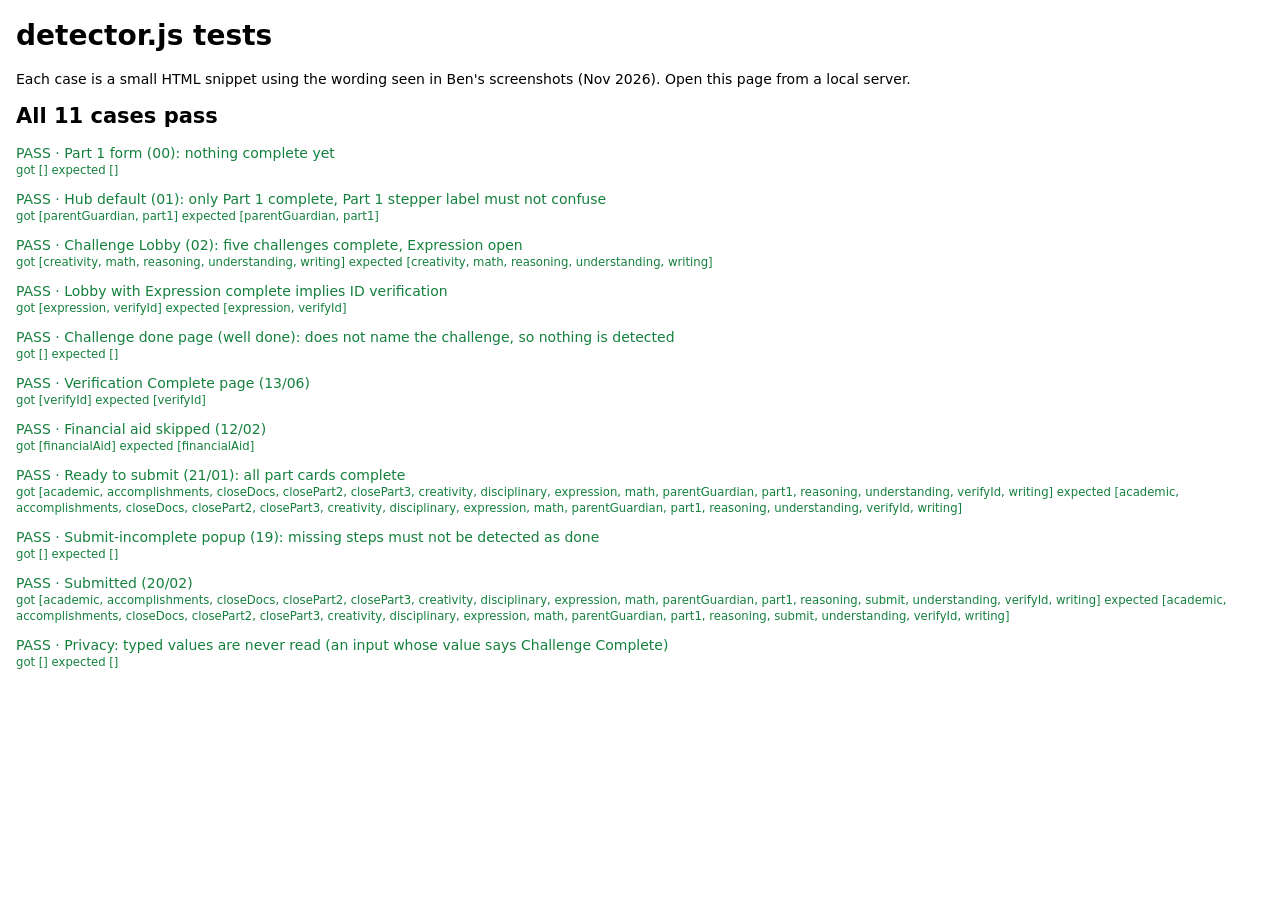
<file: application-buddy-extension/test/detector-test.html>
<!DOCTYPE html>
<html lang="en">
<head>
<meta charset="utf-8">
<title>detector.js tests</title>
<style> body { font: 14px system-ui, sans-serif; margin: 16px; } .pass { color: #15803d; } .fail { color: #b91c1c; font-weight: 700; } </style>
</head>
<body>
<h1>detector.js tests</h1>
<p>Each case is a small HTML snippet using the wording seen in Ben's screenshots (Nov 2026). Open this page from a local server.</p>
<div id="out"></div>
<script src="../detector.js"></script>
<script>
const CASES = [
  { name: "Part 1 form (00): nothing complete yet",
    html: `<h1>Start Your Application</h1><p><span>Contact Details</span><span>Address</span><span>Important Details</span><span>Agreements</span><span>Admission Center Unlocked!</span></p><button>Submit Part One</button>`,
    expect: [] },
  { name: "Hub default (01): only Part 1 complete, Part 1 stepper label must not confuse",
    html: `<h1>Welcome, TEST Applicant</h1><p><span>Part 1</span><span>Part 2</span><span>Part 3</span><span>Official Documents &amp; Information</span><span>Time to Submit Your Application!</span></p>
      <h2>Your Application Progress</h2><div><div><h3>Part 1</h3><p>Basic Information</p><p>Complete</p></div><div><h3>Part 2</h3><p>How You Think</p><a>Go to section →</a></div>
      <div><h3>Part 3</h3><p>Accomplishments</p><a>Go to section →</a></div><div><h3>Official Documents &amp; Information</h3><p>Official Records</p><a>Go to section →</a></div></div>
      <div><div><h3>Understanding</h3><p>Challenge Length: 7 minutes</p><button>Take the Challenge</button></div><div><h3>Math</h3><p>Challenge Length: 8 minutes</p><button>Take the Challenge</button></div></div>
      <div><div><h3>Verify your ID</h3><p>We need to verify your identity...</p></div><button>Verify Your ID</button></div>
      <div><div><h3>Parent/Guardian Contact Information</h3><p>Please provide contact information...</p></div><a>Edit →</a></div>
      <div><div><h3>Disciplinary Record</h3><p>Please answer a few questions...</p></div><button>View Form</button></div>
      <p><span>Academic Performance</span><span>Financial Aid Application</span><span>ID Verification</span><span>Parent/Guardian Contact Information</span><span>Disciplinary Record</span></p>`,
    expect: ["part1", "parentGuardian"] },
  { name: "Challenge Lobby (02): five challenges complete, Expression open",
    html: `<h1>Challenge Lobby</h1>` + ["Understanding","Creativity","Math","Reasoning","Writing"].map(t => `<div><h3>${t}</h3><p>Challenge Complete ✓</p></div>`).join("") +
      `<div><h3>Expression</h3><p>Challenge Length: ~15 minutes</p><button>Take the Challenge</button><button>Practice this Challenge</button></div><p>1 Challenge 2 Challenges 3 Challenges 4 Challenges 5 Challenges Part 2 Complete</p>`,
    expect: ["understanding", "creativity", "math", "reasoning", "writing"] },
  { name: "Lobby with Expression complete implies ID verification",
    html: `<div><h3>Expression</h3><p>Challenge Complete ✓</p></div>`,
    expect: ["expression", "verifyId"] },
  { name: "Challenge done page (well done): does not name the challenge, so nothing is detected",
    html: `<h1>Well done. You have completed your challenge.</h1><button>Back to Challenge Lobby</button>`,
    expect: [] },
  { name: "Verification Complete page (13/06)",
    html: `<h1>Verification Complete!</h1><p>Your identity has been verified successfully.</p><p>Face Verified</p><p>ID Verified</p>`,
    expect: ["verifyId"] },
  { name: "Financial aid skipped (12/02)",
    html: `<div><h3>Financial Aid Application</h3><p>You indicated that you do not need Financial Aid. This means that you will not be allowed to apply for aid if admitted.</p></div>`,
    expect: ["financialAid"] },
  { name: "Ready to submit (21/01): all part cards complete",
    html: `<h2>Your Application Progress</h2><div><div><h3>Part 1</h3><p>Complete</p></div><div><h3>Part 2</h3><p>Complete</p></div><div><h3>Part 3</h3><p>Complete</p></div><div><h3>Official Documents &amp; Information</h3><p>Complete</p></div></div><p>Congratulations! You've completed everything to submit your application.</p>`,
    expect: ["part1", "closePart2", "closePart3", "closeDocs", "understanding", "creativity", "math", "reasoning", "writing", "expression",
             "accomplishments", "academic", "verifyId", "parentGuardian", "disciplinary"] },
  { name: "Submit-incomplete popup (19): missing steps must not be detected as done",
    html: `<div><p>You must complete and fill out all required steps. Missing steps:</p><ul><li>Enrollment section;</li><li>At least 3 Accomplishments;</li><li>Expression challenge;</li></ul></div>`,
    expect: [] },
  { name: "Submitted (20/02)",
    html: `<h1>Congratulations TEST, your application has been submitted.</h1><h2>What happens next.</h2>`,
    expect: ["submit", "part1", "closePart2", "closePart3", "closeDocs", "understanding", "creativity", "math", "reasoning", "writing", "expression",
             "accomplishments", "academic", "verifyId", "parentGuardian", "disciplinary"] },
  { name: "Privacy: typed values are never read (an input whose value says Challenge Complete)",
    html: `<div><h3>Math</h3><input value="Challenge Complete"><button>Take the Challenge</button></div>`,
    expect: [] },
];
const out = document.getElementById("out");
let failures = 0;
CASES.forEach(c => {
  const frame = document.implementation.createHTMLDocument("t");
  frame.body.innerHTML = c.html;
  const got = Object.keys(BuddyDetector.detect(frame)).sort();
  const want = [...c.expect].sort();
  const ok = JSON.stringify(got) === JSON.stringify(want);
  if (!ok) failures++;
  out.insertAdjacentHTML("beforeend", `<p class="${ok ? "pass" : "fail"}">${ok ? "PASS" : "FAIL"} · ${c.name}<br><small>got [${got.join(", ")}] expected [${want.join(", ")}]</small></p>`);
});
out.insertAdjacentHTML("afterbegin", `<h2 id="summary">${failures ? failures + " failing" : "All " + CASES.length + " cases pass"}</h2>`);
</script>
</body>
</html>
</file>
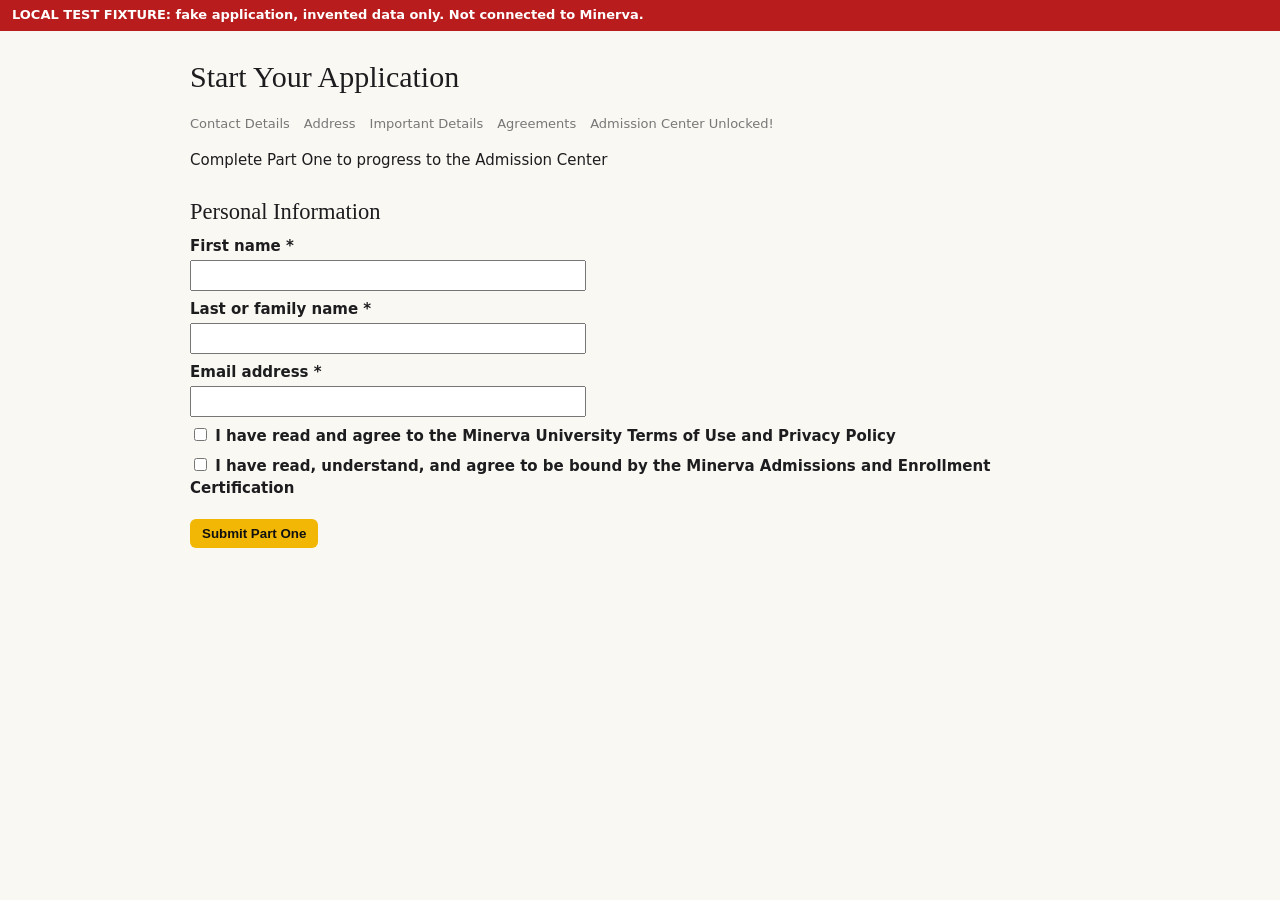
<file: application-buddy-extension/test/fake-portal.html>
<!DOCTYPE html>
<html lang="en">
<head>
<meta charset="utf-8">
<meta name="viewport" content="width=device-width, initial-scale=1">
<title>FAKE Minerva application (local test fixture)</title>
<!--
  LOCAL TEST FIXTURE. Not Minerva's site and not connected to it.
  It copies the screen order and status wording of the real Admission Center
  (from Ben's screenshot set) so the extension's auto-detection can be tested
  end to end without touching the official application or any real data.
  Only invented "TEST" applicants are accepted. Nothing is sent anywhere;
  state lives in this page's localStorage ("fakePortal.v1").
-->
<style>
  body { font: 15px/1.45 system-ui, sans-serif; margin: 0; color: #1d1d1f; background: #faf8f3; }
  .fixture-banner { background: #b91c1c; color: #fff; padding: 6px 12px; font-weight: 700; font-size: 13px; }
  main { max-width: 900px; margin: 0 auto; padding: 16px; }
  h1 { font-family: Georgia, serif; font-weight: 400; margin: 8px 0 12px; }
  h2 { font-family: Georgia, serif; font-weight: 400; margin: 24px 0 8px; }
  .row { display: flex; gap: 10px; flex-wrap: wrap; }
  .card { background: #fff; border: 1px solid #e3ddd0; border-radius: 6px; padding: 10px 12px; flex: 1 1 180px; }
  .card.done { background: #111; color: #fff; border-color: #d4a017; }
  .card h3 { margin: 0 0 4px; font-size: 16px; }
  .card p { margin: 2px 0; font-size: 13px; }
  .stepper span { margin-right: 14px; font-size: 13px; color: #777; }
  button, .btn { background: #f2b705; border: 0; border-radius: 6px; padding: 7px 12px; font-weight: 700; cursor: pointer; color: #111; text-decoration: none; display: inline-block; margin: 4px 4px 0 0; }
  button.grey { background: #ddd; }
  button:disabled { background: #e5e5e5; color: #999; cursor: not-allowed; }
  .doc { display: flex; justify-content: space-between; align-items: center; background: #fff; border: 1px solid #e3ddd0; border-radius: 6px; padding: 10px 12px; margin: 6px 0; }
  .doc.done { border-color: #d4a017; }
  label { display: block; margin: 8px 0 2px; font-weight: 600; }
  input[type=text], input[type=email], select { width: 100%; max-width: 380px; padding: 6px; }
  .err { color: #b91c1c; font-weight: 600; }
  .modal { position: fixed; inset: 0; background: rgba(0,0,0,.45); display: flex; align-items: center; justify-content: center; }
  .modal > div { background: #fff; padding: 18px; border-radius: 8px; max-width: 480px; }
</style>
</head>
<body>
<div class="fixture-banner">LOCAL TEST FIXTURE: fake application, invented data only. Not connected to Minerva.</div>
<main id="app"></main>
<script>
const KEY = "fakePortal.v1";
const CH = [["understanding","Understanding","7 minutes",7],["creativity","Creativity","8 minutes",15],["math","Math","8 minutes",20],
            ["reasoning","Reasoning","21 minutes",13],["writing","Writing","20 minutes",1],["expression","Expression","~15 minutes",5]];
const fresh = () => ({ applicant: null, challenges: {}, accomplishments: [], school: null, fa: null, verified: false,
  parent: false, disciplinary: false, closed: { p2: false, p3: false, docs: false }, submitted: false, log: [] });
let S = JSON.parse(localStorage.getItem(KEY) || "null") || fresh();
const save = () => localStorage.setItem(KEY, JSON.stringify(S));
const esc = s => String(s).replace(/[&<>"]/g, c => ({ "&": "&amp;", "<": "&lt;", ">": "&gt;", '"': "&quot;" }[c]));
const go = h => { location.hash = h; };
const $app = document.getElementById("app");
const allChallenges = () => CH.every(([id]) => S.challenges[id]);
const docsReady = () => S.school && S.verified && S.parent && S.disciplinary;
const canSubmit = () => S.applicant && S.closed.p2 && S.closed.p3 && S.closed.docs;

function partCard(title, sub, done) {
  return `<div class="card ${done ? "done" : ""}"><h3>${title}</h3><p>${sub}</p>${done ? "<p><b>Complete</b></p>" : `<a class="btn" href="#hub">Go to section →</a>`}</div>`;
}
function challengeCard([id, title, len]) {
  const done = S.challenges[id];
  return `<div class="card ${done ? "done" : ""}"><h3>${title}</h3>${done ? "<p><b>Challenge Complete</b> ✓</p>"
    : `<p>Challenge Length: ${len}</p><button data-go="#challenge/${id}">Take the Challenge</button>`}</div>`;
}
function docRow(title, text, done, actions) {
  return `<div class="doc ${done ? "done" : ""}"><div><h3 style="margin:0">${title}</h3><p style="margin:2px 0;font-size:13px">${text}</p></div><div>${done ? `<a href="#hub">Edit →</a>` : actions}</div></div>`;
}

const views = {
  part1() {
    if (S.applicant) return go("hub");
    $app.innerHTML = `<h1>Start Your Application</h1>
      <p class="stepper"><span>Contact Details</span><span>Address</span><span>Important Details</span><span>Agreements</span><span>Admission Center Unlocked!</span></p>
      <p>Complete Part One to progress to the Admission Center</p>
      <h2>Personal Information</h2>
      <label for="fn">First name *</label><input id="fn" type="text">
      <label for="ln">Last or family name *</label><input id="ln" type="text">
      <label for="em">Email address *</label><input id="em" type="email">
      <label><input id="agree" type="checkbox"> I have read and agree to the Minerva University Terms of Use and Privacy Policy</label>
      <label><input id="cert" type="checkbox"> I have read, understand, and agree to be bound by the Minerva Admissions and Enrollment Certification</label>
      <p id="err" class="err"></p>
      <button id="submitPart1">Submit Part One</button>`;
    document.getElementById("submitPart1").onclick = () => {
      const fn = document.getElementById("fn").value.trim(), ln = document.getElementById("ln").value.trim(), em = document.getElementById("em").value.trim();
      const err = document.getElementById("err");
      if (!/TEST/.test(fn) || !/TEST/.test(ln)) return err.textContent = "Fixture rule: first and last name must contain TEST.";
      if (!/@(example\.(com|org|net)|[a-z0-9-]+\.test)$/i.test(em)) return err.textContent = "Fixture rule: use a reserved test email domain (example.com or *.test).";
      if (!document.getElementById("agree").checked || !document.getElementById("cert").checked) return err.textContent = "Please accept both agreements.";
      S.applicant = { fn, ln, em }; S.log.push(["part1", new Date().toISOString()]); save(); go("hub");
    };
  },
  hub() {
    if (!S.applicant) return go("part1");
    if (S.submitted) return go("submitted");
    const nAcc = S.accomplishments.length;
    $app.innerHTML = `<p>${esc(S.applicant.fn)} ${esc(S.applicant.ln)} · Admission Center · Logout</p>
      <h1>Welcome, ${esc(S.applicant.fn)} ${esc(S.applicant.ln)}</h1>
      <p class="stepper"><span>Part 1</span><span>Part 2</span><span>Part 3</span><span>Official Documents &amp; Information</span><span>Time to Submit Your Application!</span></p>
      <h2>Your Application Progress</h2>
      <div class="row">${partCard("Part 1", "Basic Information", true)}${partCard("Part 2", "How You Think", S.closed.p2)}${partCard("Part 3", "Accomplishments", S.closed.p3)}${partCard("Official Documents &amp; Information", "Official Records", S.closed.docs)}</div>
      <p>${canSubmit() ? "Congratulations! You've completed everything to submit your application." : "Submission button unlocks when you complete all parts of the application."}</p>
      <button id="submitApp" ${canSubmit() ? "" : "disabled"}>Submit</button>
      <h2>Part 2. How You Think</h2>
      <p>Laptop or Desktop, Microphone, and Webcam Required for Part 2.</p>
      <div class="row">${CH.map(challengeCard).join("")}</div>
      <button id="closeP2" ${allChallenges() && !S.closed.p2 ? "" : "disabled"}>Close Part 2</button>
      <h2>Part 3. What Have You Achieved</h2>
      <p>Our best applicants add six accomplishments.</p>
      ${[0,1,2,3,4,5].map(i => S.accomplishments[i]
        ? `<div class="doc done"><div><h3 style="margin:0">${esc(S.accomplishments[i])}</h3></div><div><a href="#hub">Edit →</a></div></div>`
        : `<div class="doc"><div><h3 style="margin:0">Achievement ${i + 1}</h3></div><div>${S.closed.p3 ? "" : `<button data-go="#accomplishment">Add an Accomplishment</button>`}</div></div>`).join("")}
      <p>${nAcc} of 6 added · 3 Achievements Minimum</p>
      <button id="closeP3" ${nAcc >= 3 && !S.closed.p3 ? "" : "disabled"}>Close Part 3</button>
      <h2>Official Documents and Information</h2>
      ${docRow("Academic Performance", S.school ? esc(S.school) : "Add the schools you attended.", !!S.school, `<button data-go="#school">Add Another School</button>`)}
      ${S.fa === "declined"
        ? `<div class="doc"><div><h3 style="margin:0">Financial Aid Application</h3><p style="margin:2px 0;font-size:13px">You indicated that you do not need Financial Aid. This means that you will not be allowed to apply for aid if admitted.</p></div></div>`
        : docRow("Financial Aid Application", "The Financial Aid Application deadline is September 08, 2026.", false, `<button class="grey" id="skipFa">Skip for now</button><button data-go="#fa">Financial Aid Center</button>`)}
      ${docRow("Verify your ID", "We need to verify your identity as part of your application. Please use valid government-issued photo identification.", S.verified, `<button data-go="#verify">Verify Your ID</button>`)}
      ${docRow("Parent/Guardian Contact Information", "Please provide contact information for your parent or guardian.", S.parent, `<button data-go="#parent">Add Contact</button>`)}
      ${docRow("Disciplinary Record", "Please answer a few questions regarding your disciplinary record.", S.disciplinary, `<button data-go="#disciplinary">View Form</button>`)}
      <button id="closeDocs" ${docsReady() && !S.closed.docs ? "" : "disabled"}>Close This Section</button>`;
    const on = (id, fn) => { const el = document.getElementById(id); if (el) el.onclick = fn; };
    on("closeP2", () => { S.closed.p2 = true; save(); render(); });
    on("closeP3", () => { S.closed.p3 = true; save(); render(); });
    on("closeDocs", () => { S.closed.docs = true; save(); render(); });
    on("skipFa", () => { S.fa = "declined"; save(); render(); });
    on("submitApp", () => S.fa === "declined" ? faConfirm() : markComplete());
  },
  lobby() { go("hub"); },
  challenge(id) {
    const c = CH.find(x => x[0] === id);
    if (id === "expression" && !S.verified) {
      $app.innerHTML = `<h1>Graded Challenge: Expression</h1><p class="err">Verify your ID in Official Documents and Information before starting this challenge.</p><button data-go="#hub">Back to Challenge Lobby</button>`;
      return;
    }
    $app.innerHTML = `<h1>Graded Challenge: ${c[1]}</h1><p>Important Note: You are about to start the real graded challenge.</p>
      <p>(Fixture: questions are simulated. ${c[3]} question(s), no answers recorded.)</p>
      <button id="begin">Begin the Graded Challenge</button> <button class="grey" data-go="#hub">Back to Challenge Lobby</button>`;
    document.getElementById("begin").onclick = () => {
      $app.innerHTML = `<h1>${c[1]}</h1><p>(Question ${c[3]} of ${c[3]})</p><p>0:42 remaining</p><button id="finish">Finish</button>`;
      document.getElementById("finish").onclick = () => {
        S.challenges[id] = true; save();
        $app.innerHTML = `<h1>Well done. You have completed your challenge.</h1><p>Continue to the next challenge or review the remaining challenges and forge your own path forward.</p>
          <button data-go="#hub">Back to Challenge Lobby</button>`;
      };
    };
  },
  accomplishment() {
    $app.innerHTML = `<h1>Your Accomplishment</h1><label for="t">Title *</label><input id="t" type="text"><br><button id="saveAcc">Save</button> <button class="grey" data-go="#hub">Back</button>`;
    document.getElementById("saveAcc").onclick = () => { const t = document.getElementById("t").value.trim(); if (!t) return; S.accomplishments.push(t); save(); go("hub"); };
  },
  school() {
    $app.innerHTML = `<h1>School and Transcripts</h1><label for="s">School name *</label><input id="s" type="text" placeholder="Start typing to find your school...">
      <p>(Fixture: the real form needs a school picked from an autocomplete list.)</p><button id="saveSchool">Save</button> <button class="grey" data-go="#hub">Back</button>`;
    document.getElementById("saveSchool").onclick = () => { const v = document.getElementById("s").value.trim(); if (!v) return; S.school = v; save(); go("hub"); };
  },
  fa() {
    $app.innerHTML = `<h1>Welcome to the Financial Aid Center!</h1><p class="err">STOP: the real Financial Aid Center asks for the CSS Profile, tax forms, bank statements and payslips. This fixture does not simulate it.</p><button data-go="#hub">Back</button>`;
  },
  verify() {
    $app.innerHTML = `<h1>Verify Your Identity</h1><p>To submit proof of identity, we ask you to take a photo of your face and ID card using your webcam.</p>
      <p class="err">The real step needs a live face photo and a government ID. Automated tests must stop here on the real site. This fixture only simulates the result.</p>
      <button id="simVerify">Simulate verification (fixture, no camera)</button> <button class="grey" data-go="#hub">Back</button>`;
    document.getElementById("simVerify").onclick = () => {
      S.verified = true; save();
      $app.innerHTML = `<h1>Verification Complete!</h1><p>Your identity has been verified successfully.</p><p>Face Verified · ID Verified</p><button data-go="#hub">Continue</button>`;
    };
  },
  parent() {
    $app.innerHTML = `<h1>Parent/Guardian Info</h1><label for="pf">First name:</label><input id="pf" type="text"><label for="pl">Last name:</label><input id="pl" type="text">
      <label for="pe">Email:</label><input id="pe" type="email"><br><button id="saveParent">Save</button> <button class="grey" data-go="#hub">Back</button>`;
    document.getElementById("saveParent").onclick = () => { if (!document.getElementById("pf").value.trim()) return; S.parent = true; save(); go("hub"); };
  },
  disciplinary() {
    $app.innerHTML = `<h1>Disciplinary, Civil Litigation, Criminal and Military Service Record</h1>
      <p>Have you ever been found responsible for a disciplinary violation ...? *</p>
      <label><input type="radio" name="d" value="yes"> Yes</label><label><input type="radio" name="d" value="no"> No</label>
      <label><input id="dc" type="checkbox"> I acknowledge and agree that I have read, understand and agree to be bound by the Minerva Admissions and Enrollment Certification.</label>
      <p id="derr" class="err"></p><button id="saveDisc">Save</button> <button class="grey" data-go="#hub">Back</button>`;
    document.getElementById("saveDisc").onclick = () => {
      if (!document.querySelector("input[name=d]:checked")) return document.getElementById("derr").textContent = "Choose one";
      if (!document.getElementById("dc").checked) return document.getElementById("derr").textContent = "Please accept the certification.";
      S.disciplinary = true; save(); go("hub");
    };
  },
  submitted() {
    if (!S.submitted) return go("hub");
    $app.innerHTML = `<h1>Congratulations ${esc(S.applicant.fn)}, your application has been submitted.</h1>
      <p>You've just completed a major milestone.</p><h2>What happens next.</h2><p>1 Application Review · 2 Document Verification · 3 Decision Notification</p>`;
  },
};

function modal(html, wire) {
  const m = document.createElement("div"); m.className = "modal"; m.innerHTML = `<div>${html}</div>`; document.body.appendChild(m); wire(m);
}
function faConfirm() {
  modal(`<h2>Final Confirmation: Financial Aid Decision</h2><p>Before you submit your application, please confirm your financial aid choice. You've selected No to applying for financial aid.</p>
    <button id="faYes">Yes, I confirm that I do not plan to apply for financial aid.</button><button class="grey" id="faNo">No, I'd like to update my financial aid decision.</button>`,
    m => { m.querySelector("#faYes").onclick = () => { m.remove(); markComplete(); }; m.querySelector("#faNo").onclick = () => m.remove(); });
}
function markComplete() {
  modal(`<h2>Mark Your Application as Complete</h2><p>We will automatically submit your application once we receive academic records from your school contacts.</p>
    <button class="grey" id="mcCancel">Cancel</button><button id="mcYes">Mark as Complete</button>`,
    m => { m.querySelector("#mcCancel").onclick = () => m.remove(); m.querySelector("#mcYes").onclick = () => {
      m.remove(); S.submitted = true; S.log.push(["submitted", new Date().toISOString()]); save(); go("submitted"); }; });
}

document.addEventListener("click", e => { const b = e.target.closest("[data-go]"); if (b) go(b.dataset.go.slice(1)); });
function render() {
  const [name, arg] = (location.hash.slice(1) || "part1").split("/");
  (views[name] || views.part1)(arg);
}
window.addEventListener("hashchange", render);
window.fakePortalReset = () => { S = fresh(); save(); go("part1"); render(); };
render();
</script>
<!-- What the installed extension would inject on this page (content_scripts). Included here so the
     fixture also works without installing the extension. -->
<script src="../storage-shim.js"></script>
<script src="../detector.js"></script>
<script src="../content.js"></script>
</body>
</html>
</file>
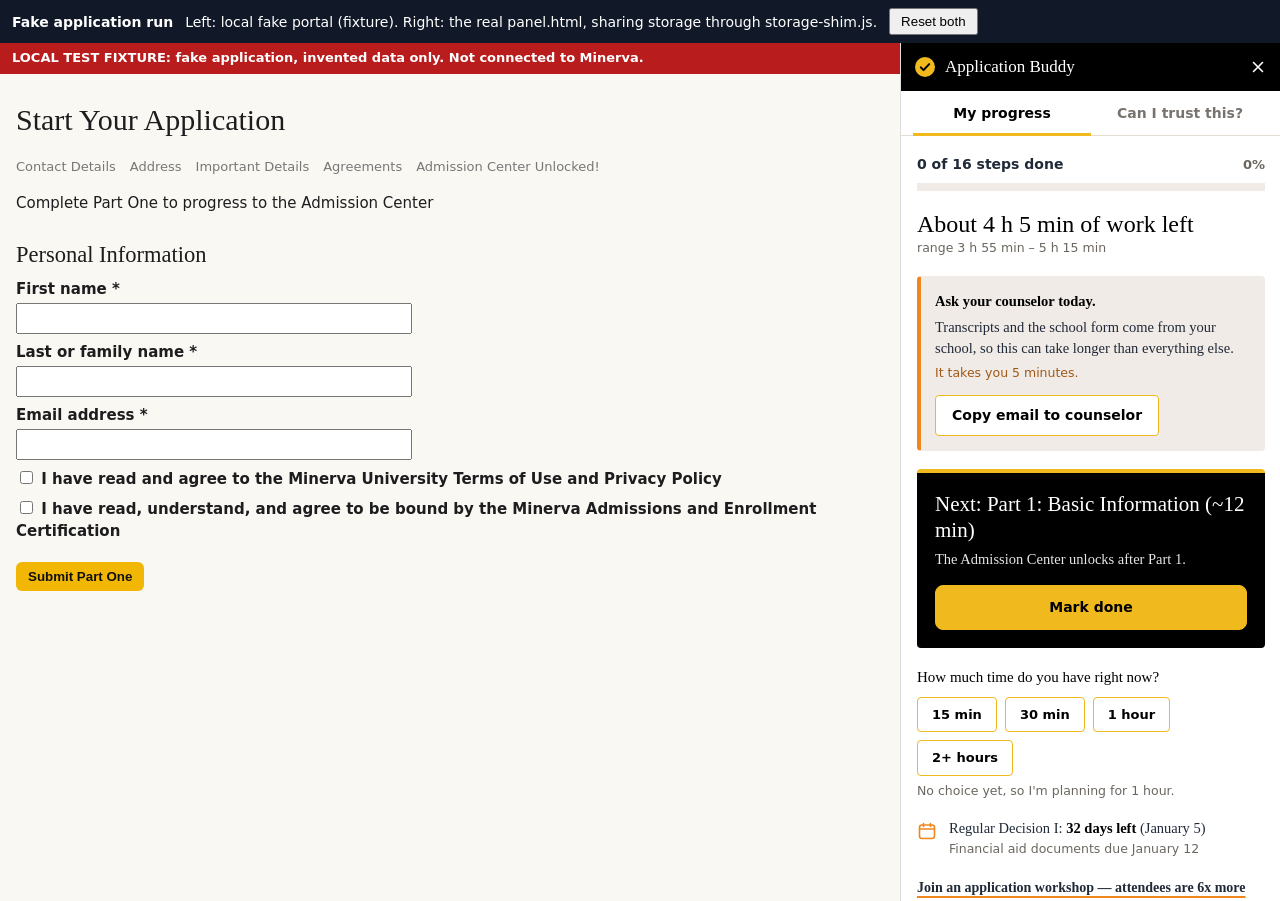
<file: application-buddy-extension/test/run-fake-application.html>
<!DOCTYPE html>
<html lang="en">
<head>
<meta charset="utf-8">
<title>Application Buddy: fake application run (local)</title>
<style>
  body { margin: 0; font: 14px system-ui, sans-serif; }
  header { padding: 8px 12px; background: #111827; color: #fff; display: flex; gap: 12px; align-items: center; }
  header button { padding: 4px 10px; }
  .split { display: grid; grid-template-columns: 1fr 380px; height: calc(100vh - 42px); }
  iframe { width: 100%; height: 100%; border: 0; }
  #panelFrame { border-left: 1px solid #ddd; }
</style>
</head>
<body>
<header>
  <strong>Fake application run</strong>
  <span>Left: local fake portal (fixture). Right: the real panel.html, sharing storage through storage-shim.js.</span>
  <button id="reset" type="button">Reset both</button>
</header>
<div class="split">
  <iframe id="portalFrame" title="Fake portal" src="fake-portal.html#part1"></iframe>
  <iframe id="panelFrame" title="Application Buddy panel" src="../panel.html"></iframe>
</div>
<script>
  // Serve the repo with any static server (e.g. `npx serve` or `python3 -m http.server`) and open
  // http://localhost:PORT/application-buddy-extension/test/run-fake-application.html
  document.getElementById("reset").onclick = () => {
    Object.keys(localStorage).filter(k => k.startsWith("buddyShim:") || k === "fakePortal.v1").forEach(k => localStorage.removeItem(k));
    document.getElementById("portalFrame").src = "fake-portal.html?run=" + Date.now() + "#part1";  // new URL forces a reload
    document.getElementById("panelFrame").src = "../panel.html?run=" + Date.now();
  };
</script>
</body>
</html>
</file>
<file: planner.css>
/* Application Planner: unofficial student-made tool.
   Palette inspired by minerva.edu CSS variables:
   background #f9f8f6, text #000000, accent #f0871e,
   surface #f0ebe6, secondary text #5a5550, lines #d2cdc8, warning #871d1a */
:root {
  --bg: #f9f8f6;
  --text: #000000;
  --accent: #f0871e;
  --surface: #f0ebe6;
  --muted: #5a5550;
  --line: #d2cdc8;
  --warn: #871d1a;
  --ok: #3f5a1f;
  --serif: Georgia, "Times New Roman", serif;
  --sans: -apple-system, BlinkMacSystemFont, "Segoe UI", Roboto, Helvetica, Arial, sans-serif;
}

* { box-sizing: border-box; }
html { -webkit-text-size-adjust: 100%; }
body {
  margin: 0;
  background: var(--bg);
  color: var(--text);
  font-family: var(--sans);
  font-size: 1.0625rem;
  line-height: 1.6;
  overflow-wrap: anywhere;
}
.wrap { max-width: 44rem; margin: 0 auto; padding: 0 1.25rem; }

/* Top */
.topbar { border-bottom: 1px solid var(--line); }
.topbar .wrap { display: flex; flex-wrap: wrap; align-items: center; justify-content: space-between; gap: .5rem 1rem; padding-top: .9rem; padding-bottom: .9rem; }
.brand { font-family: var(--serif); font-size: 1.25rem; color: var(--text); text-decoration: none; letter-spacing: .01em; }
.brand::before { content: ""; display: inline-block; width: .6rem; height: .6rem; background: var(--accent); border-radius: 50%; margin-right: .5rem; vertical-align: middle; }
.topnav { display: flex; flex-wrap: wrap; gap: .25rem; }
.topnav a { display: inline-flex; align-items: center; min-height: 44px; padding: 0 .6rem; color: var(--text); text-decoration: none; font-size: .95rem; border-radius: 6px; }
.topnav a[aria-current="page"] { background: var(--surface); }
.disclaimer { background: var(--surface); font-size: .9rem; color: var(--text); }
.disclaimer .wrap { padding-top: .7rem; padding-bottom: .7rem; }
.disclaimer a { color: var(--text); }

/* Typography */
main { padding: 2.5rem 0 3rem; }
h1, h2, h3 { font-family: var(--serif); font-weight: normal; line-height: 1.2; }
h1 { font-size: 2.1rem; margin: 0 0 .75rem; }
h2 { font-size: 1.5rem; margin: 2.75rem 0 .75rem; padding-top: 1.25rem; border-top: 1px solid var(--line); }
h3 { font-size: 1.2rem; margin: 1.5rem 0 .5rem; }
p { margin: 0 0 1rem; }
.lede { font-size: 1.15rem; color: var(--muted); }
.muted { color: var(--muted); }
.small { font-size: .9rem; }
a { color: var(--text); text-decoration-color: var(--accent); text-decoration-thickness: 2px; text-underline-offset: 3px; }
a:focus-visible, button:focus-visible, input:focus-visible, select:focus-visible { outline: 3px solid var(--accent); outline-offset: 2px; }
ul.plain { padding-left: 1.2rem; }
ul.plain li { margin-bottom: .5rem; }
.meta { font-size: .9rem; color: var(--muted); margin-top: .25rem; }

/* Start page choices */
.choices { display: grid; gap: 1rem; margin-top: 1.5rem; }
.choice { background: #fff; border: 1px solid var(--line); border-radius: 12px; padding: 1.1rem 1.1rem 1rem; }
.choice .letter { font-family: var(--serif); color: var(--muted); margin-right: .35rem; }
.choice h2 { border: 0; padding: 0; margin: 0 0 .75rem; font-size: 1.25rem; }
.btn { display: inline-flex; align-items: center; justify-content: center; min-height: 48px; padding: .6rem 1.2rem; border-radius: 999px; border: 2px solid var(--text); background: var(--accent); color: #000; font: inherit; font-weight: 600; text-decoration: none; cursor: pointer; }
.btn.secondary { background: transparent; }
.choice .actions { display: flex; flex-wrap: wrap; gap: .6rem 1rem; align-items: center; }
.choice .actions a:not(.btn) { min-height: 44px; display: inline-flex; align-items: center; }

/* Forms */
fieldset { border: 1px solid var(--line); border-radius: 12px; padding: 1rem 1rem .5rem; margin: 0 0 1.25rem; background: #fff; min-width: 0; }
legend { font-family: var(--serif); font-size: 1.15rem; padding: 0 .35rem; }
label.field { display: block; margin-bottom: 1rem; }
label.field > span { display: block; font-weight: 600; margin-bottom: .35rem; }
select, input[type="number"] { width: 100%; min-height: 48px; font: inherit; padding: .5rem .75rem; border: 1px solid var(--muted); border-radius: 8px; background: #fff; color: var(--text); }
.check { display: flex; gap: .75rem; align-items: flex-start; min-height: 48px; padding: .55rem 0; border-bottom: 1px solid var(--surface); cursor: pointer; }
.check:last-child { border-bottom: 0; }
.check input { width: 1.4rem; height: 1.4rem; margin: .1rem 0 0; flex: none; accent-color: var(--accent); }
.radio-row { display: flex; flex-wrap: wrap; gap: .5rem 1.5rem; margin-bottom: 1rem; }
.radio-row label { display: flex; align-items: center; gap: .5rem; min-height: 48px; cursor: pointer; }
.radio-row input { width: 1.3rem; height: 1.3rem; accent-color: var(--accent); }

/* Results */
.summary { background: var(--text); color: var(--bg); border-radius: 12px; padding: 1.25rem; margin: 1.5rem 0; }
.summary .big { font-family: var(--serif); font-size: 2rem; line-height: 1.1; display: block; margin: .25rem 0 .5rem; }
.summary p { margin: 0 0 .4rem; }
.notice { border-left: 4px solid var(--accent); background: #fff; padding: .9rem 1rem; border-radius: 0 10px 10px 0; margin: 1rem 0; }
.notice.warn { border-left-color: var(--warn); }
.notice.warn strong:first-child { color: var(--warn); }
.notice.good { border-left-color: var(--ok); }
.notice p:last-child { margin-bottom: 0; }

ol.steps { list-style: none; padding: 0; margin: 0; }
ol.steps li { background: #fff; border: 1px solid var(--line); border-radius: 10px; padding: .85rem 1rem; margin-bottom: .6rem; }
.step-top { display: flex; flex-wrap: wrap; justify-content: space-between; gap: .25rem 1rem; }
.step-name { font-weight: 600; }
.date { font-variant-numeric: tabular-nums; white-space: nowrap; }
.date.late { color: var(--warn); font-weight: 700; }
.step-tip { font-size: .92rem; color: var(--muted); margin: .35rem 0 0; }
.tag { display: inline-block; font-size: .78rem; text-transform: uppercase; letter-spacing: .05em; padding: .1rem .5rem; border-radius: 999px; background: var(--surface); margin-right: .35rem; }
.tag.waiting { background: var(--accent); color: #000; }
.done-list li { opacity: .7; }

.fa-box { border: 2px solid var(--text); border-radius: 12px; padding: 1rem 1.1rem; background: #fff; }
.fa-box .big { font-family: var(--serif); font-size: 1.5rem; }

.coming-soon { border: 2px dashed var(--line); border-radius: 12px; padding: 1.25rem; color: var(--muted); min-height: 6rem; }

/* Guides */
.copybox { background: #fff; border: 1px solid var(--line); border-radius: 12px; padding: 1rem; white-space: pre-wrap; font-size: .97rem; }
.copy-row { display: flex; flex-wrap: wrap; gap: .75rem; align-items: center; margin: .75rem 0 1rem; }
.callout { background: var(--accent); color: #000; border-radius: 12px; padding: 1rem 1.1rem; font-weight: 600; margin: 1.5rem 0; }
.callout a { text-decoration-color: #000; }

/* Busy-days calendar */
.cal-month h3 { margin: 1.25rem 0 .5rem; }
.cal-grid { display: grid; grid-template-columns: repeat(7, minmax(0, 1fr)); gap: 4px; }
.cal-wd { font-size: .75rem; text-align: center; color: var(--muted); }
.cal-day {
  position: relative; min-width: 0; min-height: 44px; padding: 5px 1px 11px;
  display: flex; flex-direction: column; align-items: center; justify-content: flex-start;
  border: 1px solid var(--line); border-radius: 8px; background: #fff; color: var(--text);
  font: inherit; font-size: .95rem; line-height: 1.15; cursor: pointer;
}
.cal-day .lbl { font-size: .58rem; font-weight: 700; letter-spacing: -.01em; line-height: 1.05; margin-top: 2px; text-align: center; overflow-wrap: normal; word-break: keep-all; }
.cal-day.today { border: 2px solid var(--accent); }
.cal-day.deadline { background: var(--accent); border-color: var(--accent); color: #000; }
.cal-day.busy { background: repeating-linear-gradient(135deg, var(--surface) 0 6px, var(--line) 6px 9px); }
.cal-day.deadline.busy { background: repeating-linear-gradient(135deg, var(--accent) 0 6px, #c96a10 6px 9px); }
.cal-day.past { cursor: not-allowed; background: transparent; border-color: transparent; color: var(--muted); }
.cal-day.past::after { content: "\2715"; position: absolute; inset: 0; display: flex; align-items: center; justify-content: center; color: var(--warn); font-size: 1.35rem; font-weight: 700; }
.cal-day.after { cursor: default; background: transparent; border-style: dashed; color: var(--muted); }
.cal-day .dot { position: absolute; bottom: 4px; left: 50%; width: 6px; height: 6px; margin-left: -3px; border-radius: 50%; background: var(--text); }
.cal-day.selected { outline: 3px solid var(--text); outline-offset: 1px; }
.cal-foot { display: flex; flex-wrap: wrap; align-items: center; justify-content: space-between; gap: .5rem 1rem; margin: 1rem 0 .5rem; font-weight: 600; }
.cal-info { min-height: 1.6em; font-size: .95rem; background: var(--surface); border-radius: 8px; padding: .5rem .75rem; }
.cal-legend { display: flex; flex-wrap: wrap; align-items: center; gap: .35rem; }
.cal-legend .sw { display: inline-block; width: 1rem; height: 1rem; border-radius: 4px; border: 1px solid var(--line); vertical-align: middle; margin-left: .35rem; }
.cal-legend .sw:first-child { margin-left: 0; }
.sw-busy { background: repeating-linear-gradient(135deg, var(--surface) 0 3px, var(--line) 3px 5px); }
.sw-today { border: 2px solid var(--accent) !important; background: #fff; }
.sw-dl { background: var(--accent); border-color: var(--accent) !important; }
.sw-dot { display: inline-block; width: 6px; height: 6px; border-radius: 50%; background: var(--text); margin-left: .5rem; }

/* Footer */
footer { border-top: 1px solid var(--line); padding: 1.5rem 0 2.5rem; font-size: .9rem; color: var(--muted); }
footer ul { padding-left: 1.2rem; margin: .25rem 0 .75rem; }
footer li { margin-bottom: .35rem; }

@media (min-width: 40rem) {
  h1 { font-size: 2.6rem; }
  main { padding-top: 3.5rem; }
}
</file>
<file: application-buddy-extension/panel.css>
/* Application Buddy: Chrome side panel styles.
   v0.3 look: matches the Minerva application site (minerva.edu/application):
   black header, serif text, goldenrod buttons, tangerine link underlines, warm "bone" greys.
   No web fonts are loaded, so the extension still makes no network requests. */
/* ---------- Colors, sizes, fonts (Minerva application palette) ---------- */
:root {
  --black: #000000;           /* header bar, next-step card */
  --goldenrod: #f0b91e;       /* primary buttons, progress bar (same as the site) */
  --goldenrod-dark: #d9a510;
  --goldenrod-soft: #fdf3d6;
  --tangerine: #f0871e;       /* link underlines, help icons, warnings */
  --tangerine-text: #9a4a00;
  --bone: #f0ebe6;            /* soft backgrounds, empty progress track */
  --stone: #d2cdc8;           /* borders (the site's grey sidebar) */
  --graphite: #78736e;        /* muted text and icons */
  --lime: #b4d200;            /* "done" (the site's checked checkbox) */
  --lime-text: #556300;
  --lime-soft: #f3f8d6;
  --text: #1f2937;
  --muted: #6b665f;
  --border: #e3ddd6;
  --bg: #ffffff;
  --radius: 4px;
  --radius-btn: 8px;
  --serif: ui-serif, Georgia, Cambria, "Times New Roman", Times, serif;
  --sans: ui-sans-serif, system-ui, -apple-system, "Segoe UI", Roboto, "Helvetica Neue", Arial, sans-serif;
}

* { box-sizing: border-box; }
html, body { margin: 0; }
body {
  font-family: var(--serif);
  font-size: 15px;
  line-height: 1.5;
  color: var(--text);
  background: var(--bg);
  -webkit-font-smoothing: antialiased;
}
h1, h2, h3 { font-family: var(--serif); font-weight: 400; }
a { color: var(--text); font-weight: 700; text-decoration: underline 2px var(--tangerine); text-underline-offset: 4px; }
a:hover { color: var(--tangerine-text); }
button { font: inherit; cursor: pointer; }
button:disabled { cursor: not-allowed; }
[hidden] { display: none !important; }

/* Visible keyboard focus everywhere */
:focus-visible { outline: 3px solid var(--tangerine); outline-offset: 2px; border-radius: 4px; }

/* ---------- Buttons (like "Submit Part One") ---------- */
.btn {
  display: inline-flex; align-items: center; justify-content: center; gap: 6px;
  border: 1px solid var(--goldenrod);
  background: var(--goldenrod);
  color: var(--black);
  border-radius: var(--radius-btn);
  padding: 9px 16px;
  font-family: var(--sans); font-size: 14px; font-weight: 700;
  text-decoration: none;
  white-space: nowrap;
  transition: background .15s, border-color .15s, color .15s, transform .1s;
}
a.btn { text-decoration: none; }
a.btn:hover { color: var(--black); }
.btn:hover { background: var(--goldenrod-dark); border-color: var(--goldenrod-dark); }
.btn:active { transform: translateY(1px); }
/* Secondary: like the site's outlined Yes / No buttons */
.btn-secondary { background: #fff; color: var(--black); border-color: var(--goldenrod); border-radius: var(--radius); }
.btn-secondary:hover { background: var(--goldenrod-soft); border-color: var(--goldenrod); }
.btn:disabled, .btn:disabled:hover { background: #f3f4f6; border-color: #e5e7eb; color: #9ca3af; transform: none; }

/* ---------- Side panel shell: black bar like the site's header ---------- */
.panel { background: #fff; display: flex; flex-direction: column; min-width: 0; }
.panel-bar {
  height: 48px; flex-shrink: 0;
  display: flex; align-items: center; gap: 10px;
  padding: 0 8px 0 14px;
  background: var(--black);
  font-family: var(--serif); font-size: 17px; font-weight: 400; color: #fff;
}
.panel-bar .logo { width: 20px; height: 20px; flex-shrink: 0; }
.panel-bar .x {
  margin-left: auto; width: 30px; height: 30px;
  display: grid; place-items: center;
  border: 0; border-radius: 50%; background: transparent; color: #fff;
}
.panel-bar .x:hover { background: #2a2a2a; }

.tabs { display: flex; flex-shrink: 0; padding: 0 12px; border-bottom: 1px solid var(--border); }
.tab {
  flex: 1; background: none; border: 0;
  border-bottom: 3px solid transparent;
  padding: 12px 4px 9px; margin-bottom: -1px;
  font-family: var(--sans); font-size: 14px; font-weight: 700; color: var(--graphite);
}
.tab:hover { color: var(--black); }
.tab[aria-selected="true"] { color: var(--black); border-bottom-color: var(--goldenrod); }

.panel-body { flex: 1; overflow-y: auto; }
.tab-panel { padding: 18px 16px 28px; display: flex; flex-direction: column; gap: 18px; }

.muted { color: var(--muted); }
.block p { margin: 0; }

/* 1. Progress: same goldenrod bar on a bone track as the site */
.progress-head { display: flex; justify-content: space-between; align-items: baseline; font-family: var(--sans); font-size: 14px; font-weight: 700; }
.progress-head .muted { font-weight: 600; font-size: 13px; }
.bar { height: 8px; margin-top: 8px; background: var(--bone); border-radius: 0; overflow: hidden; }
.bar-fill {
  height: 100%; width: 0; background: var(--goldenrod); border-radius: 0;
  transition: width .6s cubic-bezier(.2, .8, .2, 1), background .3s;
}
.bar-fill.complete { background: var(--lime); }

/* 2. Time left */
.time-big { font-family: var(--serif); font-size: 24px; font-weight: 400; line-height: 1.25; color: var(--black); font-variant-numeric: tabular-nums; }
.time-range { margin-top: 2px; font-family: var(--sans); font-size: 12.5px; color: var(--muted); }

/* Generic cards */
.card { border: 1px solid var(--border); border-radius: var(--radius); padding: 14px; background: #fff; }
.card p { margin: 0; font-size: 14.5px; }
.card-title { font-weight: 700; margin-bottom: 4px !important; }
.card-small { margin-top: 4px !important; font-family: var(--sans); font-size: 12.5px !important; opacity: .9; }

/* 3. Waiting on others: bone card with a tangerine edge */
.card-amber { background: var(--bone); border-color: var(--bone); border-left: 4px solid var(--tangerine); color: var(--text); }
.card-amber .card-title { color: var(--black); }
.card-amber .card-small { color: var(--tangerine-text); }
.btn-amber { margin-top: 12px; background: #fff; color: var(--black); border-color: var(--goldenrod); border-radius: var(--radius); }
.btn-amber:hover { background: var(--goldenrod-soft); border-color: var(--goldenrod); }
.btn-amber.copied { background: var(--lime-soft); color: var(--lime-text); border-color: var(--lime); }
.card-calm { display: flex; gap: 10px; align-items: center; background: var(--bone); border-color: var(--bone); color: var(--text); font-size: 14px; }
.card-calm svg { flex-shrink: 0; }

/* 4. Next step: the strongest element, black like the site's header and finished cards */
.next {
  position: relative; overflow: hidden;
  padding: 18px;
  border-radius: var(--radius);
  background: var(--black);
  color: #fff;
  border-top: 4px solid var(--goldenrod);
  transition: background .4s;
}
.next:focus-visible { outline-color: var(--goldenrod); }
.next-title { margin: 0 0 6px; font-family: var(--serif); font-size: 21px; font-weight: 400; line-height: 1.25; }
.next-why { margin: 0; font-size: 14.5px; opacity: .9; }
.next-hint {
  display: flex; gap: 8px; align-items: center;
  margin: 10px 0 0; padding: 7px 10px;
  border-radius: var(--radius); background: rgba(255, 255, 255, .12);
  font-family: var(--sans); font-size: 13px;
}
.btn-light { width: 100%; margin-top: 14px; padding: 11px 14px; background: var(--goldenrod); color: var(--black); border-color: var(--goldenrod); }
.btn-light:hover { background: var(--goldenrod-dark); border-color: var(--goldenrod-dark); }
.next.swap { animation: swap .4s ease; }
@keyframes swap { from { opacity: .35; transform: translateY(6px); } to { opacity: 1; transform: none; } }
.next.celebrate { background: var(--black); border-top-color: var(--lime); }

/* Celebration check + confetti */
.check-anim { display: block; width: 52px; height: 52px; margin-bottom: 10px; }
.check-anim circle { fill: none; stroke: var(--lime); stroke-width: 3; stroke-dasharray: 151; stroke-dashoffset: 151; animation: draw .6s ease-out forwards; }
.check-anim path { fill: none; stroke: #fff; stroke-width: 4; stroke-linecap: round; stroke-linejoin: round; stroke-dasharray: 40; stroke-dashoffset: 40; animation: draw .4s .45s ease-out forwards; }
@keyframes draw { to { stroke-dashoffset: 0; } }
.confetti {
  position: absolute; top: -12px; width: 7px; height: 11px; border-radius: 1px;
  pointer-events: none; opacity: 0;
  animation: confetti-fall 1.5s ease-out forwards;
}
@keyframes confetti-fall {
  0%   { opacity: 1; transform: translate(0, 0) rotate(0deg); }
  100% { opacity: 0; transform: translate(var(--dx), 230px) rotate(var(--rot)); }
}

/* 5. Time picker: like the site's outlined Yes / No buttons */
.q { font-size: 15px; font-weight: 400; color: var(--black); }
.chips { display: flex; flex-wrap: wrap; gap: 8px; margin-top: 8px; }
.chip {
  padding: 7px 14px; border-radius: var(--radius);
  border: 1px solid var(--goldenrod); background: #fff; color: var(--black);
  font-family: var(--sans); font-size: 13px; font-weight: 600;
  transition: background .15s, border-color .15s, color .15s;
}
.chip:hover { background: var(--goldenrod-soft); }
.chip[aria-pressed="true"] { background: var(--goldenrod); border-color: var(--goldenrod); color: var(--black); font-weight: 700; }
.assume { margin-top: 6px !important; font-family: var(--sans); font-size: 12.5px; color: var(--muted); }

/* 6. Deadline */
.deadline { display: flex; gap: 12px; align-items: flex-start; }
.deadline svg { flex-shrink: 0; margin-top: 3px; color: var(--tangerine); }
.deadline-main { font-size: 14.5px; }
.deadline-main strong { color: var(--black); font-weight: 700; }
.deadline-sub { font-family: var(--sans); font-size: 12.5px; color: var(--muted); }

/* 7. Workshop link */
.small-link { align-self: flex-start; font-size: 14px; }

/* Trust tab */
.card-q { margin: 0 0 6px; font-size: 18px; color: var(--black); }
.card-actions { display: flex; flex-wrap: wrap; align-items: center; gap: 10px 14px; margin-top: 12px; }
.card-actions .btn { white-space: normal; text-align: center; }
.text-link { font-size: 14px; }
a[target="_blank"].text-link::after, a[target="_blank"].small-link::after { content: " \2197"; font-size: .85em; }
.dates { width: 100%; border-collapse: collapse; font-size: 14px; margin-top: 6px; }
.dates th, .dates td { text-align: left; padding: 7px 6px 7px 0; border-bottom: 1px solid var(--border); vertical-align: top; }
.dates th { font-family: var(--sans); font-size: 12px; font-weight: 700; color: var(--graphite); }
.dates tr:last-child td { border-bottom: 0; }
.dates td:first-child { font-weight: 700; }
.footnote { margin: 0; font-size: 13px; font-style: italic; color: var(--muted); text-align: center; }

/* Respect "reduce motion" settings */
@media (prefers-reduced-motion: reduce) {
  *, *::before, *::after { animation: none !important; transition: none !important; }
  .check-anim circle, .check-anim path { stroke-dashoffset: 0; }
  .confetti { display: none; }
}

/* ---------- Extension-only layout ---------- */
html, body { height: 100%; }
body > .panel { height: 100vh; }

/* Checklist (replaces the mock portal inside the real extension) */
.checklist { padding: 0; }
.checklist summary {
  list-style: none; cursor: pointer;
  padding: 12px 14px; font-family: var(--sans); font-size: 14px; font-weight: 700; color: var(--black);
  display: flex; justify-content: space-between; align-items: center;
}
.checklist summary::-webkit-details-marker { display: none; }
.checklist summary::after { content: "+"; font-size: 18px; color: var(--tangerine); }
.checklist[open] summary::after { content: "\2212"; }
.checklist-items { display: flex; flex-direction: column; gap: 10px; padding: 2px 14px 12px; border-top: 1px solid var(--border); padding-top: 12px; }
.check { display: flex; align-items: flex-start; gap: 10px; font-size: 14.5px; cursor: pointer; }
.check input { width: 18px; height: 18px; margin: 2px 0 0; flex-shrink: 0; accent-color: var(--lime); cursor: pointer; }
.check.sub { margin-left: 28px; }
.check.locked { color: #9a958f; cursor: not-allowed; }
.check small { display: block; font-family: var(--sans); color: var(--muted); font-size: 12px; }
.link-btn { margin: 0 14px 12px; padding: 0; border: 0; border-bottom: 1px solid var(--tangerine); background: none; color: var(--muted); font-family: var(--sans); font-size: 12.5px; }
.link-btn:hover { color: var(--black); }

/* ---------- v0.2: checklist groups + auto-detected tag ---------- */
.check-group { margin: 12px 0 2px; font-family: var(--sans); font-size: 12px; font-weight: 700; letter-spacing: .04em; text-transform: uppercase; color: var(--graphite); }
.check-group:first-child { margin-top: 4px; }
.check-note { margin: 0; padding: 10px 14px 0; font-family: var(--sans); font-size: 12px; color: var(--muted); }
.auto-tag { font-style: normal; color: var(--lime-text); font-weight: 700; }
</file>
